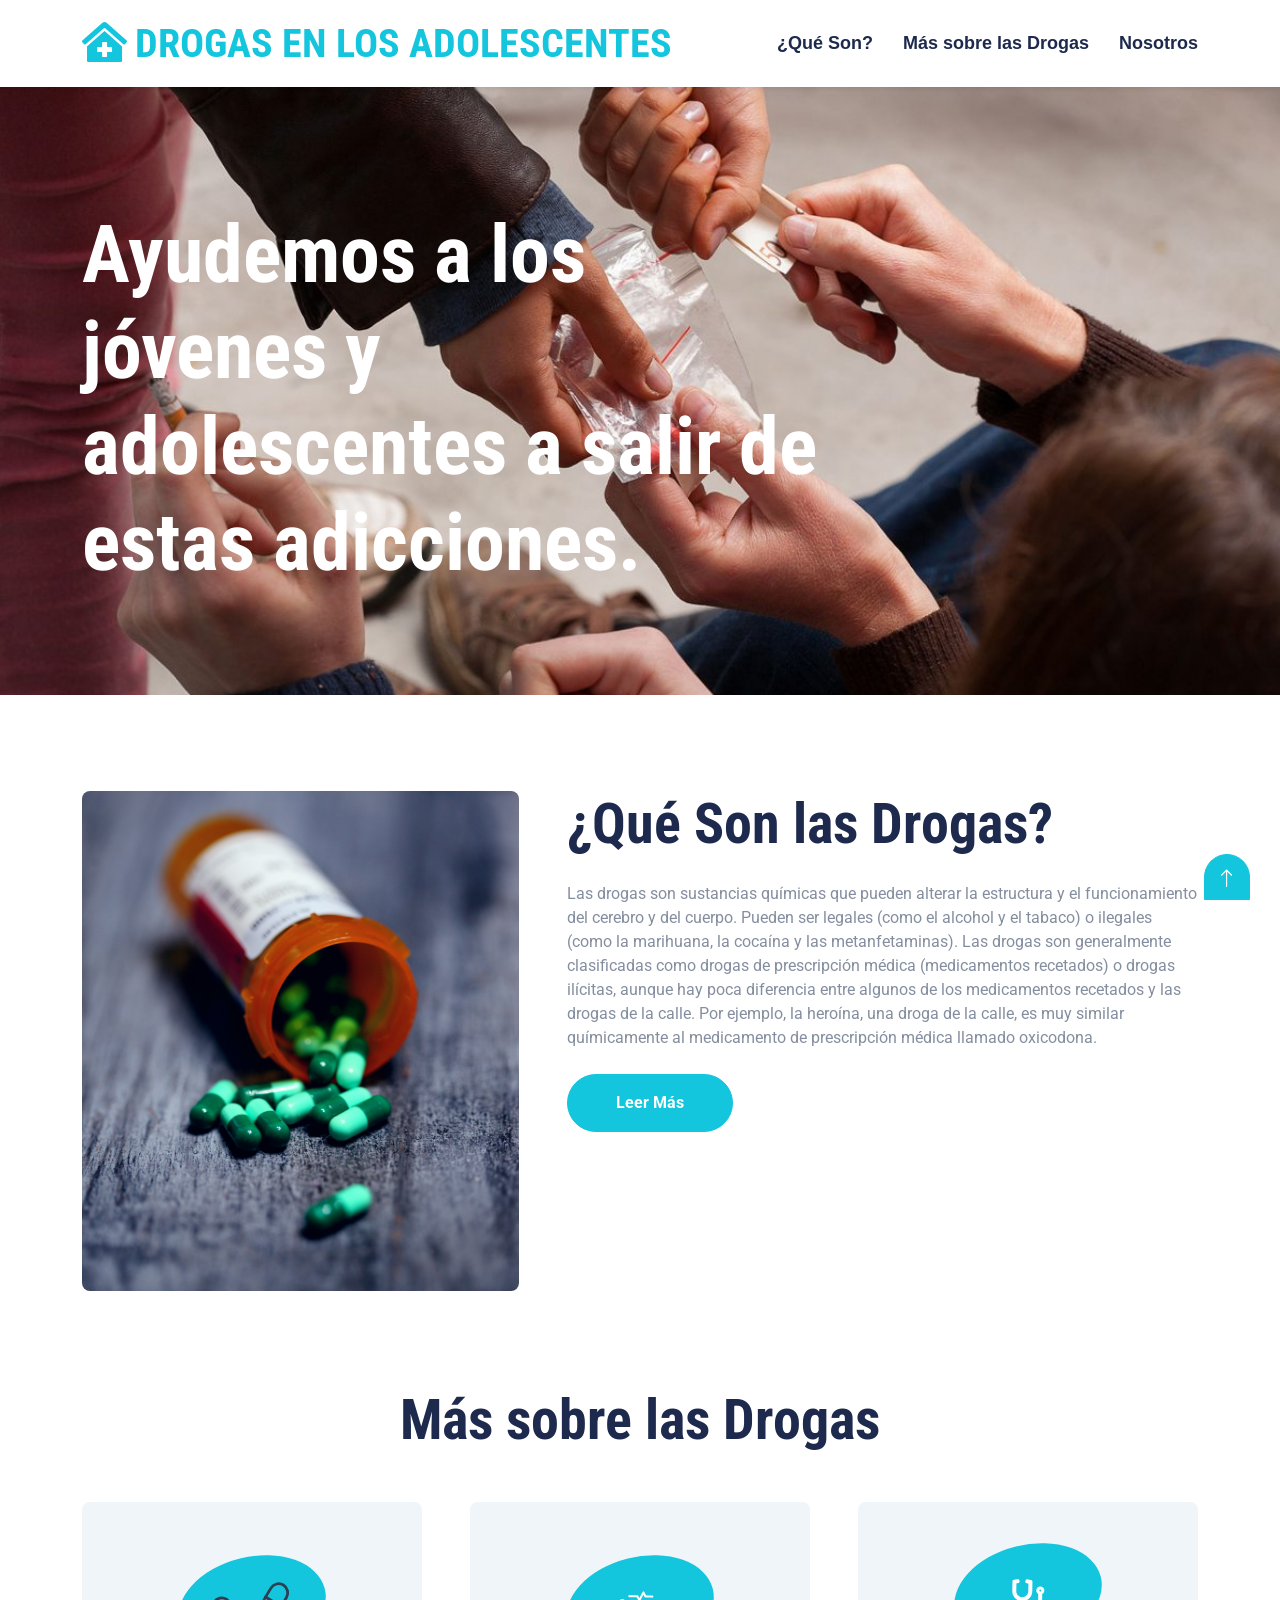
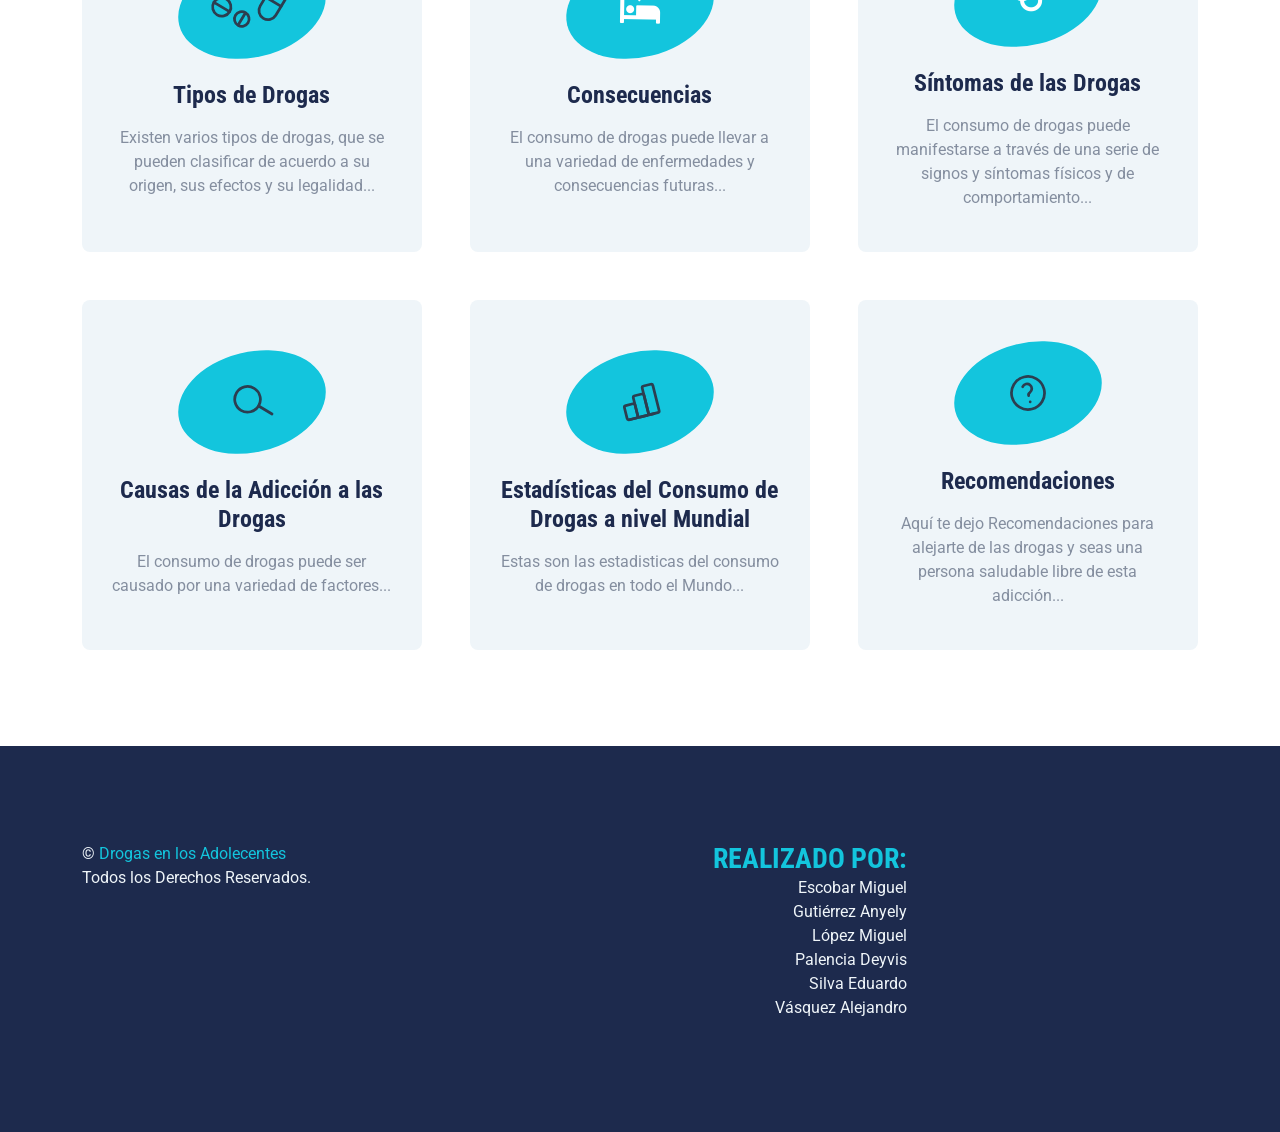
<file: index.html>
<!DOCTYPE html>
<html lang="en">

<head>
    <meta charset="utf-8">
    <title>Drogas-U.E.P-Santiago-de-Jesus</title>
    <meta content="width=device-width, initial-scale=1.0" name="viewport">
    <meta content="Free HTML Templates" name="keywords">
    <meta content="Free HTML Templates" name="description">

    <!-- Favicon -->
    <link href="img/favicon.ico" rel="icon">

    <!-- Google Web Fonts -->
    <link rel="preconnect" href="https://fonts.gstatic.com">
    <link href="https://fonts.googleapis.com/css2?family=Roboto+Condensed:wght@400;700&family=Roboto:wght@400;700&display=swap" rel="stylesheet">  

    <!-- Icon Font Stylesheet -->
    <link href="https://cdnjs.cloudflare.com/ajax/libs/font-awesome/5.15.0/css/all.min.css" rel="stylesheet">
    <link href="https://cdn.jsdelivr.net/npm/bootstrap-icons@1.4.1/font/bootstrap-icons.css" rel="stylesheet">

    <!-- Libraries Stylesheet -->
    <link href="lib/owlcarousel/assets/owl.carousel.min.css" rel="stylesheet">
    <link href="lib/tempusdominus/css/tempusdominus-bootstrap-4.min.css" rel="stylesheet" />

    <!-- Customized Bootstrap Stylesheet -->
    <link href="css/bootstrap.min.css" rel="stylesheet">

    <!-- Template Stylesheet -->
    <link href="css/style.css" rel="stylesheet">
</head>

<body>
    <!-- Topbar Start -->
  


    <!-- Navbar Start -->
    <div class="container-fluid sticky-top bg-white shadow-sm">
        <div class="container">
            <nav class="navbar navbar-expand-lg bg-white navbar-light py-3 py-lg-0">
                <a href="index.html" class="navbar-brand">
                    <h1 class="m-0 text-uppercase text-primary"><i class="fa fa-clinic-medical me-2"></i>Drogas en los Adolescentes</h1>
                </a>
                <button class="navbar-toggler" type="button" data-bs-toggle="collapse" data-bs-target="#navbarCollapse">
                    <span class="navbar-toggler-icon"></span>
                </button>
                <div class="collapse navbar-collapse" id="navbarCollapse">
                    <div class="navbar-nav ms-auto py-0">
                        
                        <a href="Que son drogas.html" class="nav-item nav-link">¿Qué Son?</a>
                        <a href="Más.html" class="nav-item nav-link">Más sobre las Drogas</a>
                        <a href="nosotros.html" class="nav-item nav-link">Nosotros</a>
                            </div>
                        </div>
                    </div>
                </div>
            </nav>
        </div>
    </div>
    <!-- Navbar End -->


    <!-- Hero Start -->
    <div class="container-fluid bg-primary py-5 mb-5 hero-header">
        <div class="container py-5">
            <div class="row justify-content-start">
                <div class="col-lg-8 text-center text-lg-start">
                    <h1 class="d-inline-block text-primary text-uppercase border-bottom border-5" style="border-color: rgba(256, 256, 256, .3) !important;"></h1>
                    <h1 class="display-1 text-white mb-md-4">Ayudemos a los jóvenes y adolescentes a salir de estas adicciones.</h1>
                    <div class="pt-2">
                    </div>
                </div>
            </div>
        </div>
    </div>
    <!-- Hero End -->


    <!-- About Start -->
    <div class="container-fluid py-5">
        <div class="container">
            <div class="row gx-5">
                <div class="col-lg-5 mb-5 mb-lg-0" style="min-height: 500px;">
                    <div class="position-relative h-100">
                        <img class="position-absolute w-100 h-100 rounded" src="img/alexander-grey-FEPfs43yiPE-unsplash.jpg" style="object-fit: cover;">
                    </div>
                </div>
                <div class="col-lg-7">
                    <div class="mb-4">
                        <h1 class="display-4">¿Qué Son las Drogas?</h1>
                    </div>
                    <p>Las drogas son sustancias químicas que pueden alterar la estructura y el funcionamiento del cerebro y del cuerpo. Pueden ser legales (como el alcohol y el tabaco) o ilegales (como la marihuana, la cocaína y las metanfetaminas).

                        Las drogas son generalmente clasificadas como drogas de prescripción médica (medicamentos recetados) o drogas ilícitas, aunque hay poca diferencia entre algunos de los medicamentos recetados y las drogas de la calle. Por ejemplo, la heroína, una droga de la calle, es muy similar químicamente al medicamento de prescripción médica llamado oxicodona.
                        </p>

                        <div class="boton1">
                            <a href="Que son drogas.html" class="btn btn-primary rounded-pill py-3 px-5 my-2">Leer Más</a>
                        </div>
                    </div>
                </div>
            </div>
        </div>
    </div>
    <!-- About End -->
    

<!-- Services Start -->
<div class="container-fluid py-5">
    <div class="container">
        <div class="text-center mx-auto mb-5" style="max-width: 500px;">
            <h1 class="display-4">Más sobre las Drogas</h1>
        </div>
        <div class="row g-5">
            <div class="col-lg-4 col-md-6">
                <div class="service-item bg-light rounded d-flex flex-column align-items-center justify-content-center text-center">
                    <div class="service-icon mb-4">
                        
                        <svg xmlns="http://www.w3.org/2000/svg" class="icon icon-tabler icon-tabler-pills" width="44" height="44" viewBox="0 0 24 24" stroke-width="1.5" stroke="#2c3e50" fill="none" stroke-linecap="round" stroke-linejoin="round">
                            <path stroke="none" d="M0 0h24v24H0z" fill="none"/>
                            <path d="M8 8m-5 0a5 5 0 1 0 10 0a5 5 0 1 0 -10 0" />
                            <path d="M17 17m-4 0a4 4 0 1 0 8 0a4 4 0 1 0 -8 0" />
                            <path d="M4.5 4.5l7 7" />
                            <path d="M19.5 14.5l-5 5" />
                          </svg> 
                          
                          <svg xmlns="http://www.w3.org/2000/svg" class="icon icon-tabler icon-tabler-pill" width="44" height="44" viewBox="0 0 24 24" stroke-width="1.5" stroke="#2c3e50" fill="none" stroke-linecap="round" stroke-linejoin="round">
                            <path stroke="none" d="M0 0h24v24H0z" fill="none"/>
                            <path d="M4.5 12.5l8 -8a4.94 4.94 0 0 1 7 7l-8 8a4.94 4.94 0 0 1 -7 -7" />
                            <path d="M8.5 8.5l7 7" />
                          </svg>
                    </div>
                    <h4 class="mb-3">Tipos de Drogas</h4>
                    <p class="m-0">Existen varios tipos de drogas, que se pueden clasificar de acuerdo a su origen, sus efectos y su legalidad...</p>
                    <a class="btn btn-lg btn-primary rounded-pill" href="Tipos de drogas.html">
                        <i class="bi bi-arrow-right"></i>
                    </a>
                </div>
            </div>
            <div class="col-lg-4 col-md-6">
                <div class="service-item bg-light rounded d-flex flex-column align-items-center justify-content-center text-center">
                    <div class="service-icon mb-4">
                        <i class="fa fa-2x fa-procedures text-white"></i>
                    </div>
                    <h4 class="mb-3">Consecuencias</h4>
                    <p class="m-0">El consumo de drogas puede llevar a una variedad de enfermedades y consecuencias futuras...</p>
                    <a class="btn btn-lg btn-primary rounded-pill" href="Enfermedades.html">
                        <i class="bi bi-arrow-right"></i>
                    </a>
                </div>
            </div>
            <div class="col-lg-4 col-md-6">
                <div class="service-item bg-light rounded d-flex flex-column align-items-center justify-content-center text-center">
                    <div class="service-icon mb-4">
                        <i class="fa fa-2x fa-stethoscope text-white"></i>
                    </div>
                    <h4 class="mb-3">Síntomas de las Drogas</h4>
                    <p class="m-0">El consumo de drogas puede manifestarse a través de una serie de signos y síntomas físicos y de comportamiento...</p>
                    <a class="btn btn-lg btn-primary rounded-pill" href="Sintomas.html">
                        <i class="bi bi-arrow-right"></i>
                    </a>
                </div>
            </div>
            <div class="col-lg-4 col-md-6">
                <div class="service-item bg-light rounded d-flex flex-column align-items-center justify-content-center text-center">
                    <div class="service-icon mb-4">
                        <svg xmlns="http://www.w3.org/2000/svg" class="icon icon-tabler icon-tabler-search" width="44" height="44" viewBox="0 0 24 24" stroke-width="1.5" stroke="#2c3e50" fill="none" stroke-linecap="round" stroke-linejoin="round">
                            <path stroke="none" d="M0 0h24v24H0z" fill="none"/>
                            <path d="M10 10m-7 0a7 7 0 1 0 14 0a7 7 0 1 0 -14 0" />
                            <path d="M21 21l-6 -6" />
                          </svg>
                    </div>
                    <h4 class="mb-3">Causas de la Adicción a las Drogas</h4>
                    <p class="m-0">El consumo de drogas puede ser causado por una variedad de factores...</p>
                    <a class="btn btn-lg btn-primary rounded-pill" href="causas.html">
                        <i class="bi bi-arrow-right"></i>
                    </a>
                </div>
            </div>
            <div class="col-lg-4 col-md-6">
                <div class="service-item bg-light rounded d-flex flex-column align-items-center justify-content-center text-center">
                    <div class="service-icon mb-4">
                        <svg xmlns="http://www.w3.org/2000/svg" class="icon icon-tabler icon-tabler-chart-bar" width="44" height="44" viewBox="0 0 24 24" stroke-width="1.5" stroke="#2c3e50" fill="none" stroke-linecap="round" stroke-linejoin="round">
                            <path stroke="none" d="M0 0h24v24H0z" fill="none"/>
                            <path d="M3 12m0 1a1 1 0 0 1 1 -1h4a1 1 0 0 1 1 1v6a1 1 0 0 1 -1 1h-4a1 1 0 0 1 -1 -1z" />
                            <path d="M9 8m0 1a1 1 0 0 1 1 -1h4a1 1 0 0 1 1 1v10a1 1 0 0 1 -1 1h-4a1 1 0 0 1 -1 -1z" />
                            <path d="M15 4m0 1a1 1 0 0 1 1 -1h4a1 1 0 0 1 1 1v14a1 1 0 0 1 -1 1h-4a1 1 0 0 1 -1 -1z" />
                            <path d="M4 20l14 0" />
                          </svg>
                    </div>
                    <h4 class="mb-3">Estadísticas del Consumo de Drogas a nivel Mundial</h4>
                    <p class="m-0">Estas son las estadisticas del consumo de drogas en todo el Mundo...</p>
                    <a class="btn btn-lg btn-primary rounded-pill" href="estadisticas.html">
                        <i class="bi bi-arrow-right"></i>
                    </a>
                </div>
            </div>
            <div class="col-lg-4 col-md-6">
                <div class="service-item bg-light rounded d-flex flex-column align-items-center justify-content-center text-center">
                    <div class="service-icon mb-4">
                        <svg xmlns="http://www.w3.org/2000/svg" class="icon icon-tabler icon-tabler-help" width="44" height="44" viewBox="0 0 24 24" stroke-width="1.5" stroke="#2c3e50" fill="none" stroke-linecap="round" stroke-linejoin="round">
                            <path stroke="none" d="M0 0h24v24H0z" fill="none"/>
                            <path d="M12 12m-9 0a9 9 0 1 0 18 0a9 9 0 1 0 -18 0" />
                            <path d="M12 17l0 .01" />
                            <path d="M12 13.5a1.5 1.5 0 0 1 1 -1.5a2.6 2.6 0 1 0 -3 -4" />
                          </svg>
                    </div>
                    <h4 class="mb-3">Recomendaciones</h4>
                    <p class="m-0">Aquí te dejo Recomendaciones para alejarte de las drogas y seas una persona saludable libre de esta adicción...</p>
                    <a class="btn btn-lg btn-primary rounded-pill" href="consejos.html">
                        <i class="bi bi-arrow-right"></i>
                    </a>
                </div>
            </div>
        </div>
    </div>
</div>
<!-- Services End -->


  


    <!-- Testimonial Start -->

 


   
    

    <!-- Footer Start -->
    <div class="container-fluid bg-dark text-light mt-5 py-5">
        <div class="container py-5">
            <div class="row g-5">
                <div class="col-lg-3 col-md-6">
                    <form action="">
                    </form>
                    <p class="mb-md-0">&copy; <a class="text-primary" href="#">Drogas en los Adolecentes</a> Todos los Derechos Reservados.</p>
                </div>
                <div class="col-md-6 text-center text-md-end">
                    <h3 class="m-0 text-uppercase text-primary"></i>Realizado por:</h3> <ul class="Realizado">
                        <li>Escobar Miguel</li>
                        <li>Gutiérrez Anyely</li>
                        <li>López Miguel</li>
                        <li>Palencia Deyvis</li>
                        <li>Silva Eduardo</li>
                        <li>Vásquez Alejandro</li>
                    </ul>
                </div>
            </div>
        </div>
    </div>
    <!-- Footer End -->


    <!-- Back to Top -->
    <a href="#" class="btn btn-lg btn-primary btn-lg-square back-to-top"><i class="bi bi-arrow-up"></i></a>


    <!-- JavaScript Libraries -->
    <script src="https://code.jquery.com/jquery-3.4.1.min.js"></script>
    <script src="https://cdn.jsdelivr.net/npm/bootstrap@5.0.0/dist/js/bootstrap.bundle.min.js"></script>
    <script src="lib/easing/easing.min.js"></script>
    <script src="lib/waypoints/waypoints.min.js"></script>
    <script src="lib/owlcarousel/owl.carousel.min.js"></script>
    <script src="lib/tempusdominus/js/moment.min.js"></script>
    <script src="lib/tempusdominus/js/moment-timezone.min.js"></script>
    <script src="lib/tempusdominus/js/tempusdominus-bootstrap-4.min.js"></script>

    <!-- Template Javascript -->
    <script src="js/main.js"></script>
</body>

</html>
</file>
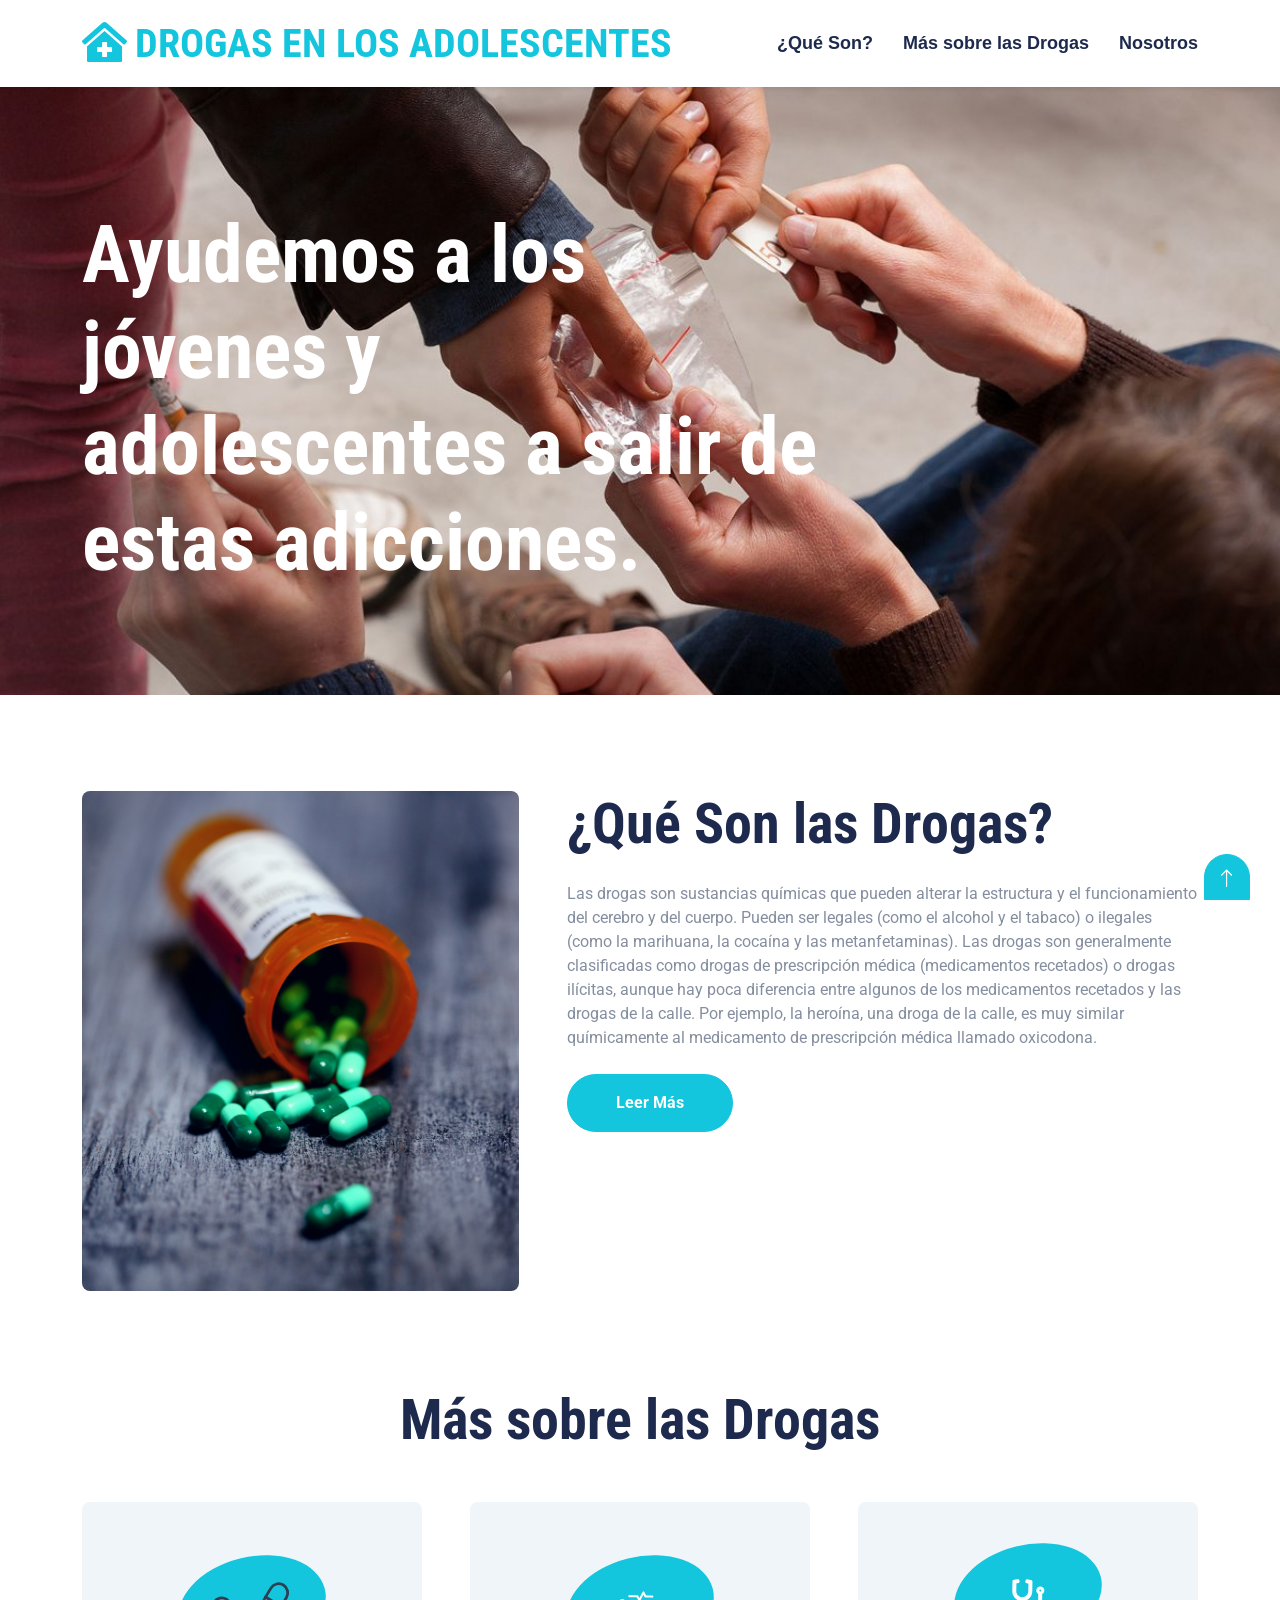
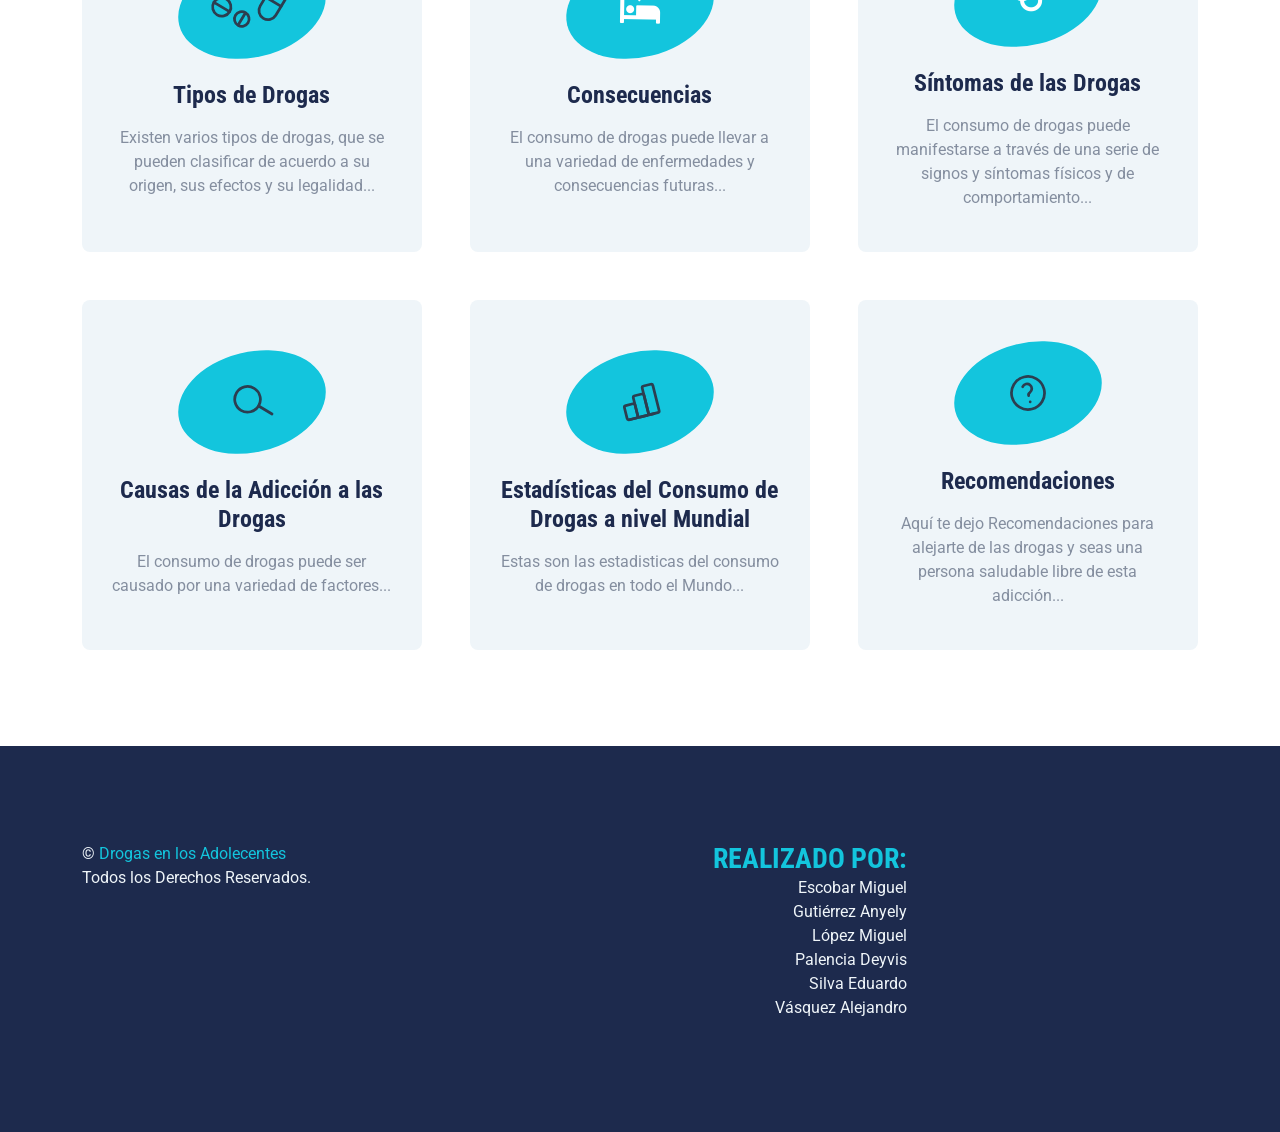
<file: Proyecto-Drogas/index.html>
<!DOCTYPE html>
<html lang="en">

<head>
    <meta charset="utf-8">
    <title>MEDINOVA - Hospital Website Template</title>
    <meta content="width=device-width, initial-scale=1.0" name="viewport">
    <meta content="Free HTML Templates" name="keywords">
    <meta content="Free HTML Templates" name="description">

    <!-- Favicon -->
    <link href="img/favicon.ico" rel="icon">

    <!-- Google Web Fonts -->
    <link rel="preconnect" href="https://fonts.gstatic.com">
    <link href="https://fonts.googleapis.com/css2?family=Roboto+Condensed:wght@400;700&family=Roboto:wght@400;700&display=swap" rel="stylesheet">  

    <!-- Icon Font Stylesheet -->
    <link href="https://cdnjs.cloudflare.com/ajax/libs/font-awesome/5.15.0/css/all.min.css" rel="stylesheet">
    <link href="https://cdn.jsdelivr.net/npm/bootstrap-icons@1.4.1/font/bootstrap-icons.css" rel="stylesheet">

    <!-- Libraries Stylesheet -->
    <link href="lib/owlcarousel/assets/owl.carousel.min.css" rel="stylesheet">
    <link href="lib/tempusdominus/css/tempusdominus-bootstrap-4.min.css" rel="stylesheet" />

    <!-- Customized Bootstrap Stylesheet -->
    <link href="css/bootstrap.min.css" rel="stylesheet">

    <!-- Template Stylesheet -->
    <link href="css/style.css" rel="stylesheet">
</head>

<body>
    <!-- Topbar Start -->
  


    <!-- Navbar Start -->
    <div class="container-fluid sticky-top bg-white shadow-sm">
        <div class="container">
            <nav class="navbar navbar-expand-lg bg-white navbar-light py-3 py-lg-0">
                <a href="index.html" class="navbar-brand">
                    <h1 class="m-0 text-uppercase text-primary"><i class="fa fa-clinic-medical me-2"></i>Drogas en los Adolescentes</h1>
                </a>
                <button class="navbar-toggler" type="button" data-bs-toggle="collapse" data-bs-target="#navbarCollapse">
                    <span class="navbar-toggler-icon"></span>
                </button>
                <div class="collapse navbar-collapse" id="navbarCollapse">
                    <div class="navbar-nav ms-auto py-0">
                        
                        <a href="Que son drogas.html" class="nav-item nav-link">¿Qué Son?</a>
                        <a href="Más.html" class="nav-item nav-link">Más sobre las Drogas</a>
                        <a href="nosotros.html" class="nav-item nav-link">Nosotros</a>
                            </div>
                        </div>
                    </div>
                </div>
            </nav>
        </div>
    </div>
    <!-- Navbar End -->


    <!-- Hero Start -->
    <div class="container-fluid bg-primary py-5 mb-5 hero-header">
        <div class="container py-5">
            <div class="row justify-content-start">
                <div class="col-lg-8 text-center text-lg-start">
                    <h1 class="d-inline-block text-primary text-uppercase border-bottom border-5" style="border-color: rgba(256, 256, 256, .3) !important;"></h1>
                    <h1 class="display-1 text-white mb-md-4">Ayudemos a los jóvenes y adolescentes a salir de estas adicciones.</h1>
                    <div class="pt-2">
                    </div>
                </div>
            </div>
        </div>
    </div>
    <!-- Hero End -->


    <!-- About Start -->
    <div class="container-fluid py-5">
        <div class="container">
            <div class="row gx-5">
                <div class="col-lg-5 mb-5 mb-lg-0" style="min-height: 500px;">
                    <div class="position-relative h-100">
                        <img class="position-absolute w-100 h-100 rounded" src="img/alexander-grey-FEPfs43yiPE-unsplash.jpg" style="object-fit: cover;">
                    </div>
                </div>
                <div class="col-lg-7">
                    <div class="mb-4">
                        <h1 class="display-4">¿Qué Son las Drogas?</h1>
                    </div>
                    <p>Las drogas son sustancias químicas que pueden alterar la estructura y el funcionamiento del cerebro y del cuerpo. Pueden ser legales (como el alcohol y el tabaco) o ilegales (como la marihuana, la cocaína y las metanfetaminas).

                        Las drogas son generalmente clasificadas como drogas de prescripción médica (medicamentos recetados) o drogas ilícitas, aunque hay poca diferencia entre algunos de los medicamentos recetados y las drogas de la calle. Por ejemplo, la heroína, una droga de la calle, es muy similar químicamente al medicamento de prescripción médica llamado oxicodona.
                        </p>

                        <div class="boton1">
                            <a href="Que son drogas.html" class="btn btn-primary rounded-pill py-3 px-5 my-2">Leer Más</a>
                        </div>
                    </div>
                </div>
            </div>
        </div>
    </div>
    <!-- About End -->
    

<!-- Services Start -->
<div class="container-fluid py-5">
    <div class="container">
        <div class="text-center mx-auto mb-5" style="max-width: 500px;">
            <h1 class="display-4">Más sobre las Drogas</h1>
        </div>
        <div class="row g-5">
            <div class="col-lg-4 col-md-6">
                <div class="service-item bg-light rounded d-flex flex-column align-items-center justify-content-center text-center">
                    <div class="service-icon mb-4">
                        
                        <svg xmlns="http://www.w3.org/2000/svg" class="icon icon-tabler icon-tabler-pills" width="44" height="44" viewBox="0 0 24 24" stroke-width="1.5" stroke="#2c3e50" fill="none" stroke-linecap="round" stroke-linejoin="round">
                            <path stroke="none" d="M0 0h24v24H0z" fill="none"/>
                            <path d="M8 8m-5 0a5 5 0 1 0 10 0a5 5 0 1 0 -10 0" />
                            <path d="M17 17m-4 0a4 4 0 1 0 8 0a4 4 0 1 0 -8 0" />
                            <path d="M4.5 4.5l7 7" />
                            <path d="M19.5 14.5l-5 5" />
                          </svg> 
                          
                          <svg xmlns="http://www.w3.org/2000/svg" class="icon icon-tabler icon-tabler-pill" width="44" height="44" viewBox="0 0 24 24" stroke-width="1.5" stroke="#2c3e50" fill="none" stroke-linecap="round" stroke-linejoin="round">
                            <path stroke="none" d="M0 0h24v24H0z" fill="none"/>
                            <path d="M4.5 12.5l8 -8a4.94 4.94 0 0 1 7 7l-8 8a4.94 4.94 0 0 1 -7 -7" />
                            <path d="M8.5 8.5l7 7" />
                          </svg>
                    </div>
                    <h4 class="mb-3">Tipos de Drogas</h4>
                    <p class="m-0">Existen varios tipos de drogas, que se pueden clasificar de acuerdo a su origen, sus efectos y su legalidad...</p>
                    <a class="btn btn-lg btn-primary rounded-pill" href="Tipos de drogas.html">
                        <i class="bi bi-arrow-right"></i>
                    </a>
                </div>
            </div>
            <div class="col-lg-4 col-md-6">
                <div class="service-item bg-light rounded d-flex flex-column align-items-center justify-content-center text-center">
                    <div class="service-icon mb-4">
                        <i class="fa fa-2x fa-procedures text-white"></i>
                    </div>
                    <h4 class="mb-3">Consecuencias</h4>
                    <p class="m-0">El consumo de drogas puede llevar a una variedad de enfermedades y consecuencias futuras...</p>
                    <a class="btn btn-lg btn-primary rounded-pill" href="Enfermedades.html">
                        <i class="bi bi-arrow-right"></i>
                    </a>
                </div>
            </div>
            <div class="col-lg-4 col-md-6">
                <div class="service-item bg-light rounded d-flex flex-column align-items-center justify-content-center text-center">
                    <div class="service-icon mb-4">
                        <i class="fa fa-2x fa-stethoscope text-white"></i>
                    </div>
                    <h4 class="mb-3">Síntomas de las Drogas</h4>
                    <p class="m-0">El consumo de drogas puede manifestarse a través de una serie de signos y síntomas físicos y de comportamiento...</p>
                    <a class="btn btn-lg btn-primary rounded-pill" href="Sintomas.html">
                        <i class="bi bi-arrow-right"></i>
                    </a>
                </div>
            </div>
            <div class="col-lg-4 col-md-6">
                <div class="service-item bg-light rounded d-flex flex-column align-items-center justify-content-center text-center">
                    <div class="service-icon mb-4">
                        <svg xmlns="http://www.w3.org/2000/svg" class="icon icon-tabler icon-tabler-search" width="44" height="44" viewBox="0 0 24 24" stroke-width="1.5" stroke="#2c3e50" fill="none" stroke-linecap="round" stroke-linejoin="round">
                            <path stroke="none" d="M0 0h24v24H0z" fill="none"/>
                            <path d="M10 10m-7 0a7 7 0 1 0 14 0a7 7 0 1 0 -14 0" />
                            <path d="M21 21l-6 -6" />
                          </svg>
                    </div>
                    <h4 class="mb-3">Causas de la Adicción a las Drogas</h4>
                    <p class="m-0">El consumo de drogas puede ser causado por una variedad de factores...</p>
                    <a class="btn btn-lg btn-primary rounded-pill" href="causas.html">
                        <i class="bi bi-arrow-right"></i>
                    </a>
                </div>
            </div>
            <div class="col-lg-4 col-md-6">
                <div class="service-item bg-light rounded d-flex flex-column align-items-center justify-content-center text-center">
                    <div class="service-icon mb-4">
                        <svg xmlns="http://www.w3.org/2000/svg" class="icon icon-tabler icon-tabler-chart-bar" width="44" height="44" viewBox="0 0 24 24" stroke-width="1.5" stroke="#2c3e50" fill="none" stroke-linecap="round" stroke-linejoin="round">
                            <path stroke="none" d="M0 0h24v24H0z" fill="none"/>
                            <path d="M3 12m0 1a1 1 0 0 1 1 -1h4a1 1 0 0 1 1 1v6a1 1 0 0 1 -1 1h-4a1 1 0 0 1 -1 -1z" />
                            <path d="M9 8m0 1a1 1 0 0 1 1 -1h4a1 1 0 0 1 1 1v10a1 1 0 0 1 -1 1h-4a1 1 0 0 1 -1 -1z" />
                            <path d="M15 4m0 1a1 1 0 0 1 1 -1h4a1 1 0 0 1 1 1v14a1 1 0 0 1 -1 1h-4a1 1 0 0 1 -1 -1z" />
                            <path d="M4 20l14 0" />
                          </svg>
                    </div>
                    <h4 class="mb-3">Estadísticas del Consumo de Drogas a nivel Mundial</h4>
                    <p class="m-0">Estas son las estadisticas del consumo de drogas en todo el Mundo...</p>
                    <a class="btn btn-lg btn-primary rounded-pill" href="estadisticas.html">
                        <i class="bi bi-arrow-right"></i>
                    </a>
                </div>
            </div>
            <div class="col-lg-4 col-md-6">
                <div class="service-item bg-light rounded d-flex flex-column align-items-center justify-content-center text-center">
                    <div class="service-icon mb-4">
                        <svg xmlns="http://www.w3.org/2000/svg" class="icon icon-tabler icon-tabler-help" width="44" height="44" viewBox="0 0 24 24" stroke-width="1.5" stroke="#2c3e50" fill="none" stroke-linecap="round" stroke-linejoin="round">
                            <path stroke="none" d="M0 0h24v24H0z" fill="none"/>
                            <path d="M12 12m-9 0a9 9 0 1 0 18 0a9 9 0 1 0 -18 0" />
                            <path d="M12 17l0 .01" />
                            <path d="M12 13.5a1.5 1.5 0 0 1 1 -1.5a2.6 2.6 0 1 0 -3 -4" />
                          </svg>
                    </div>
                    <h4 class="mb-3">Recomendaciones</h4>
                    <p class="m-0">Aquí te dejo Recomendaciones para alejarte de las drogas y seas una persona saludable libre de esta adicción...</p>
                    <a class="btn btn-lg btn-primary rounded-pill" href="consejos.html">
                        <i class="bi bi-arrow-right"></i>
                    </a>
                </div>
            </div>
        </div>
    </div>
</div>
<!-- Services End -->


  


    <!-- Testimonial Start -->

 


   
    

    <!-- Footer Start -->
    <div class="container-fluid bg-dark text-light mt-5 py-5">
        <div class="container py-5">
            <div class="row g-5">
                <div class="col-lg-3 col-md-6">
                    <form action="">
                    </form>
                    <p class="mb-md-0">&copy; <a class="text-primary" href="#">Drogas en los Adolecentes</a> Todos los Derechos Reservados.</p>
                </div>
                <div class="col-md-6 text-center text-md-end">
                    <h3 class="m-0 text-uppercase text-primary"></i>Realizado por:</h3> <ul class="Realizado">
                        <li>Escobar Miguel</li>
                        <li>Gutiérrez Anyely</li>
                        <li>López Miguel</li>
                        <li>Palencia Deyvis</li>
                        <li>Silva Eduardo</li>
                        <li>Vásquez Alejandro</li>
                    </ul>
                </div>
            </div>
        </div>
    </div>
    <!-- Footer End -->


    <!-- Back to Top -->
    <a href="#" class="btn btn-lg btn-primary btn-lg-square back-to-top"><i class="bi bi-arrow-up"></i></a>


    <!-- JavaScript Libraries -->
    <script src="https://code.jquery.com/jquery-3.4.1.min.js"></script>
    <script src="https://cdn.jsdelivr.net/npm/bootstrap@5.0.0/dist/js/bootstrap.bundle.min.js"></script>
    <script src="lib/easing/easing.min.js"></script>
    <script src="lib/waypoints/waypoints.min.js"></script>
    <script src="lib/owlcarousel/owl.carousel.min.js"></script>
    <script src="lib/tempusdominus/js/moment.min.js"></script>
    <script src="lib/tempusdominus/js/moment-timezone.min.js"></script>
    <script src="lib/tempusdominus/js/tempusdominus-bootstrap-4.min.js"></script>

    <!-- Template Javascript -->
    <script src="js/main.js"></script>
</body>

</html>
</file>
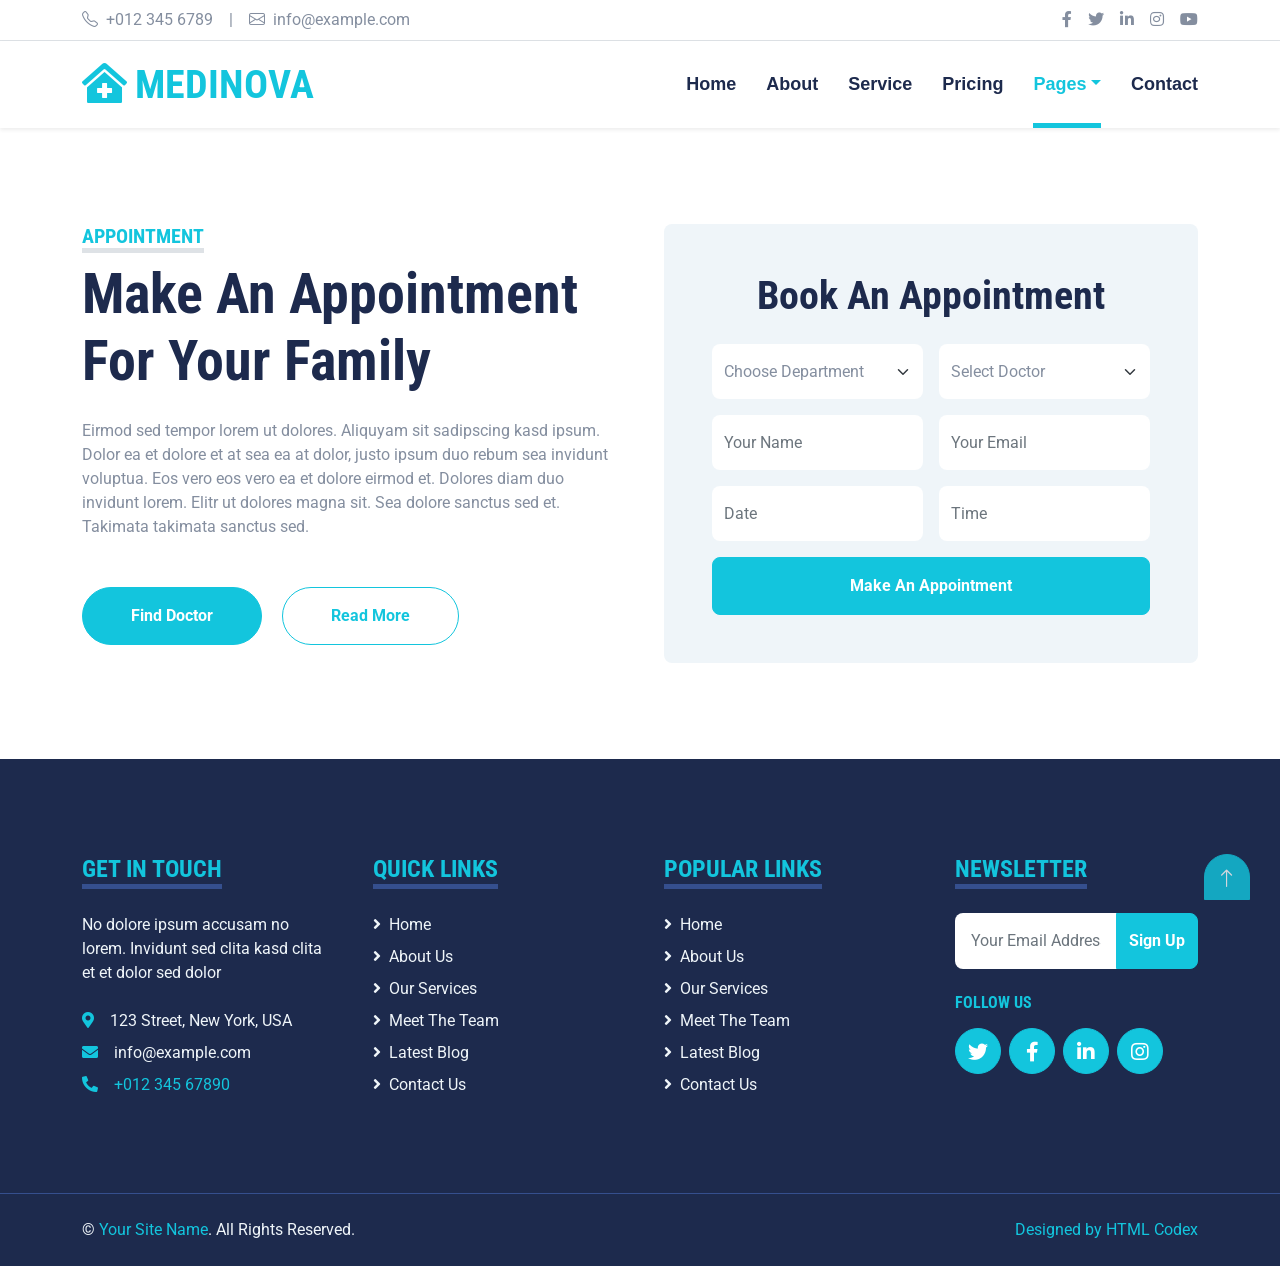
<file: appointment.html>
<!DOCTYPE html>
<html lang="en">

<head>
    <meta charset="utf-8">
    <title>MEDINOVA - Hospital Website Template</title>
    <meta content="width=device-width, initial-scale=1.0" name="viewport">
    <meta content="Free HTML Templates" name="keywords">
    <meta content="Free HTML Templates" name="description">

    <!-- Favicon -->
    <link href="img/favicon.ico" rel="icon">

    <!-- Google Web Fonts -->
    <link rel="preconnect" href="https://fonts.gstatic.com">
    <link href="https://fonts.googleapis.com/css2?family=Roboto+Condensed:wght@400;700&family=Roboto:wght@400;700&display=swap" rel="stylesheet">  

    <!-- Icon Font Stylesheet -->
    <link href="https://cdnjs.cloudflare.com/ajax/libs/font-awesome/5.15.0/css/all.min.css" rel="stylesheet">
    <link href="https://cdn.jsdelivr.net/npm/bootstrap-icons@1.4.1/font/bootstrap-icons.css" rel="stylesheet">

    <!-- Libraries Stylesheet -->
    <link href="lib/owlcarousel/assets/owl.carousel.min.css" rel="stylesheet">
    <link href="lib/tempusdominus/css/tempusdominus-bootstrap-4.min.css" rel="stylesheet" />

    <!-- Customized Bootstrap Stylesheet -->
    <link href="css/bootstrap.min.css" rel="stylesheet">

    <!-- Template Stylesheet -->
    <link href="css/style.css" rel="stylesheet">
</head>

<body>
    <!-- Topbar Start -->
    <div class="container-fluid py-2 border-bottom d-none d-lg-block">
        <div class="container">
            <div class="row">
                <div class="col-md-6 text-center text-lg-start mb-2 mb-lg-0">
                    <div class="d-inline-flex align-items-center">
                        <a class="text-decoration-none text-body pe-3" href=""><i class="bi bi-telephone me-2"></i>+012 345 6789</a>
                        <span class="text-body">|</span>
                        <a class="text-decoration-none text-body px-3" href=""><i class="bi bi-envelope me-2"></i>info@example.com</a>
                    </div>
                </div>
                <div class="col-md-6 text-center text-lg-end">
                    <div class="d-inline-flex align-items-center">
                        <a class="text-body px-2" href="">
                            <i class="fab fa-facebook-f"></i>
                        </a>
                        <a class="text-body px-2" href="">
                            <i class="fab fa-twitter"></i>
                        </a>
                        <a class="text-body px-2" href="">
                            <i class="fab fa-linkedin-in"></i>
                        </a>
                        <a class="text-body px-2" href="">
                            <i class="fab fa-instagram"></i>
                        </a>
                        <a class="text-body ps-2" href="">
                            <i class="fab fa-youtube"></i>
                        </a>
                    </div>
                </div>
            </div>
        </div>
    </div>
    <!-- Topbar End -->


    <!-- Navbar Start -->
    <div class="container-fluid sticky-top bg-white shadow-sm mb-5">
        <div class="container">
            <nav class="navbar navbar-expand-lg bg-white navbar-light py-3 py-lg-0">
                <a href="index.html" class="navbar-brand">
                    <h1 class="m-0 text-uppercase text-primary"><i class="fa fa-clinic-medical me-2"></i>Medinova</h1>
                </a>
                <button class="navbar-toggler" type="button" data-bs-toggle="collapse" data-bs-target="#navbarCollapse">
                    <span class="navbar-toggler-icon"></span>
                </button>
                <div class="collapse navbar-collapse" id="navbarCollapse">
                    <div class="navbar-nav ms-auto py-0">
                        <a href="index.html" class="nav-item nav-link">Home</a>
                        <a href="about.html" class="nav-item nav-link">About</a>
                        <a href="service.html" class="nav-item nav-link">Service</a>
                        <a href="price.html" class="nav-item nav-link">Pricing</a>
                        <div class="nav-item dropdown">
                            <a href="#" class="nav-link dropdown-toggle active" data-bs-toggle="dropdown">Pages</a>
                            <div class="dropdown-menu m-0">
                                <a href="blog.html" class="dropdown-item">Blog Grid</a>
                                <a href="detail.html" class="dropdown-item">Blog Detail</a>
                                <a href="team.html" class="dropdown-item">The Team</a>
                                <a href="testimonial.html" class="dropdown-item">Testimonial</a>
                                <a href="appointment.html" class="dropdown-item active">Appointment</a>
                                <a href="search.html" class="dropdown-item">Search</a>
                            </div>
                        </div>
                        <a href="contact.html" class="nav-item nav-link">Contact</a>
                    </div>
                </div>
            </nav>
        </div>
    </div>
    <!-- Navbar End -->


    <!-- Appointment Start -->
    <div class="container-fluid py-5">
        <div class="container">
            <div class="row gx-5">
                <div class="col-lg-6 mb-5 mb-lg-0">
                    <div class="mb-4">
                        <h5 class="d-inline-block text-primary text-uppercase border-bottom border-5">Appointment</h5>
                        <h1 class="display-4">Make An Appointment For Your Family</h1>
                    </div>
                    <p class="mb-5">Eirmod sed tempor lorem ut dolores. Aliquyam sit sadipscing kasd ipsum. Dolor ea et dolore et at sea ea at dolor, justo ipsum duo rebum sea invidunt voluptua. Eos vero eos vero ea et dolore eirmod et. Dolores diam duo invidunt lorem. Elitr ut dolores magna sit. Sea dolore sanctus sed et. Takimata takimata sanctus sed.</p>
                    <a class="btn btn-primary rounded-pill py-3 px-5 me-3" href="">Find Doctor</a>
                    <a class="btn btn-outline-primary rounded-pill py-3 px-5" href="">Read More</a>
                </div>
                <div class="col-lg-6">
                    <div class="bg-light text-center rounded p-5">
                        <h1 class="mb-4">Book An Appointment</h1>
                        <form>
                            <div class="row g-3">
                                <div class="col-12 col-sm-6">
                                    <select class="form-select bg-white border-0" style="height: 55px;">
                                        <option selected>Choose Department</option>
                                        <option value="1">Department 1</option>
                                        <option value="2">Department 2</option>
                                        <option value="3">Department 3</option>
                                    </select>
                                </div>
                                <div class="col-12 col-sm-6">
                                    <select class="form-select bg-white border-0" style="height: 55px;">
                                        <option selected>Select Doctor</option>
                                        <option value="1">Doctor 1</option>
                                        <option value="2">Doctor 2</option>
                                        <option value="3">Doctor 3</option>
                                    </select>
                                </div>
                                <div class="col-12 col-sm-6">
                                    <input type="text" class="form-control bg-white border-0" placeholder="Your Name" style="height: 55px;">
                                </div>
                                <div class="col-12 col-sm-6">
                                    <input type="email" class="form-control bg-white border-0" placeholder="Your Email" style="height: 55px;">
                                </div>
                                <div class="col-12 col-sm-6">
                                    <div class="date" id="date" data-target-input="nearest">
                                        <input type="text"
                                            class="form-control bg-white border-0 datetimepicker-input"
                                            placeholder="Date" data-target="#date" data-toggle="datetimepicker" style="height: 55px;">
                                    </div>
                                </div>
                                <div class="col-12 col-sm-6">
                                    <div class="time" id="time" data-target-input="nearest">
                                        <input type="text"
                                            class="form-control bg-white border-0 datetimepicker-input"
                                            placeholder="Time" data-target="#time" data-toggle="datetimepicker" style="height: 55px;">
                                    </div>
                                </div>
                                <div class="col-12">
                                    <button class="btn btn-primary w-100 py-3" type="submit">Make An Appointment</button>
                                </div>
                            </div>
                        </form>
                    </div>
                </div>
            </div>
        </div>
    </div>
    <!-- Appointment End -->


    <!-- Footer Start -->
    <div class="container-fluid bg-dark text-light mt-5 py-5">
        <div class="container py-5">
            <div class="row g-5">
                <div class="col-lg-3 col-md-6">
                    <h4 class="d-inline-block text-primary text-uppercase border-bottom border-5 border-secondary mb-4">Get In Touch</h4>
                    <p class="mb-4">No dolore ipsum accusam no lorem. Invidunt sed clita kasd clita et et dolor sed dolor</p>
                    <p class="mb-2"><i class="fa fa-map-marker-alt text-primary me-3"></i>123 Street, New York, USA</p>
                    <p class="mb-2"><i class="fa fa-envelope text-primary me-3"></i>info@example.com</p>
                    <p class="mb-0"><i class="fa fa-phone-alt text-primary me-3"></i>+012 345 67890</p>
                </div>
                <div class="col-lg-3 col-md-6">
                    <h4 class="d-inline-block text-primary text-uppercase border-bottom border-5 border-secondary mb-4">Quick Links</h4>
                    <div class="d-flex flex-column justify-content-start">
                        <a class="text-light mb-2" href="#"><i class="fa fa-angle-right me-2"></i>Home</a>
                        <a class="text-light mb-2" href="#"><i class="fa fa-angle-right me-2"></i>About Us</a>
                        <a class="text-light mb-2" href="#"><i class="fa fa-angle-right me-2"></i>Our Services</a>
                        <a class="text-light mb-2" href="#"><i class="fa fa-angle-right me-2"></i>Meet The Team</a>
                        <a class="text-light mb-2" href="#"><i class="fa fa-angle-right me-2"></i>Latest Blog</a>
                        <a class="text-light" href="#"><i class="fa fa-angle-right me-2"></i>Contact Us</a>
                    </div>
                </div>
                <div class="col-lg-3 col-md-6">
                    <h4 class="d-inline-block text-primary text-uppercase border-bottom border-5 border-secondary mb-4">Popular Links</h4>
                    <div class="d-flex flex-column justify-content-start">
                        <a class="text-light mb-2" href="#"><i class="fa fa-angle-right me-2"></i>Home</a>
                        <a class="text-light mb-2" href="#"><i class="fa fa-angle-right me-2"></i>About Us</a>
                        <a class="text-light mb-2" href="#"><i class="fa fa-angle-right me-2"></i>Our Services</a>
                        <a class="text-light mb-2" href="#"><i class="fa fa-angle-right me-2"></i>Meet The Team</a>
                        <a class="text-light mb-2" href="#"><i class="fa fa-angle-right me-2"></i>Latest Blog</a>
                        <a class="text-light" href="#"><i class="fa fa-angle-right me-2"></i>Contact Us</a>
                    </div>
                </div>
                <div class="col-lg-3 col-md-6">
                    <h4 class="d-inline-block text-primary text-uppercase border-bottom border-5 border-secondary mb-4">Newsletter</h4>
                    <form action="">
                        <div class="input-group">
                            <input type="text" class="form-control p-3 border-0" placeholder="Your Email Address">
                            <button class="btn btn-primary">Sign Up</button>
                        </div>
                    </form>
                    <h6 class="text-primary text-uppercase mt-4 mb-3">Follow Us</h6>
                    <div class="d-flex">
                        <a class="btn btn-lg btn-primary btn-lg-square rounded-circle me-2" href="#"><i class="fab fa-twitter"></i></a>
                        <a class="btn btn-lg btn-primary btn-lg-square rounded-circle me-2" href="#"><i class="fab fa-facebook-f"></i></a>
                        <a class="btn btn-lg btn-primary btn-lg-square rounded-circle me-2" href="#"><i class="fab fa-linkedin-in"></i></a>
                        <a class="btn btn-lg btn-primary btn-lg-square rounded-circle" href="#"><i class="fab fa-instagram"></i></a>
                    </div>
                </div>
            </div>
        </div>
    </div>
    <div class="container-fluid bg-dark text-light border-top border-secondary py-4">
        <div class="container">
            <div class="row g-5">
                <div class="col-md-6 text-center text-md-start">
                    <p class="mb-md-0">&copy; <a class="text-primary" href="#">Your Site Name</a>. All Rights Reserved.</p>
                </div>
                <div class="col-md-6 text-center text-md-end">
                    <p class="mb-0">Designed by <a class="text-primary" href="https://htmlcodex.com">HTML Codex</a></p>
                </div>
            </div>
        </div>
    </div>
    <!-- Footer End -->


    <!-- Back to Top -->
    <a href="#" class="btn btn-lg btn-primary btn-lg-square back-to-top"><i class="bi bi-arrow-up"></i></a>


    <!-- JavaScript Libraries -->
    <script src="https://code.jquery.com/jquery-3.4.1.min.js"></script>
    <script src="https://cdn.jsdelivr.net/npm/bootstrap@5.0.0/dist/js/bootstrap.bundle.min.js"></script>
    <script src="lib/easing/easing.min.js"></script>
    <script src="lib/waypoints/waypoints.min.js"></script>
    <script src="lib/owlcarousel/owl.carousel.min.js"></script>
    <script src="lib/tempusdominus/js/moment.min.js"></script>
    <script src="lib/tempusdominus/js/moment-timezone.min.js"></script>
    <script src="lib/tempusdominus/js/tempusdominus-bootstrap-4.min.js"></script>

    <!-- Template Javascript -->
    <script src="js/main.js"></script>
</body>

</html>
</file>
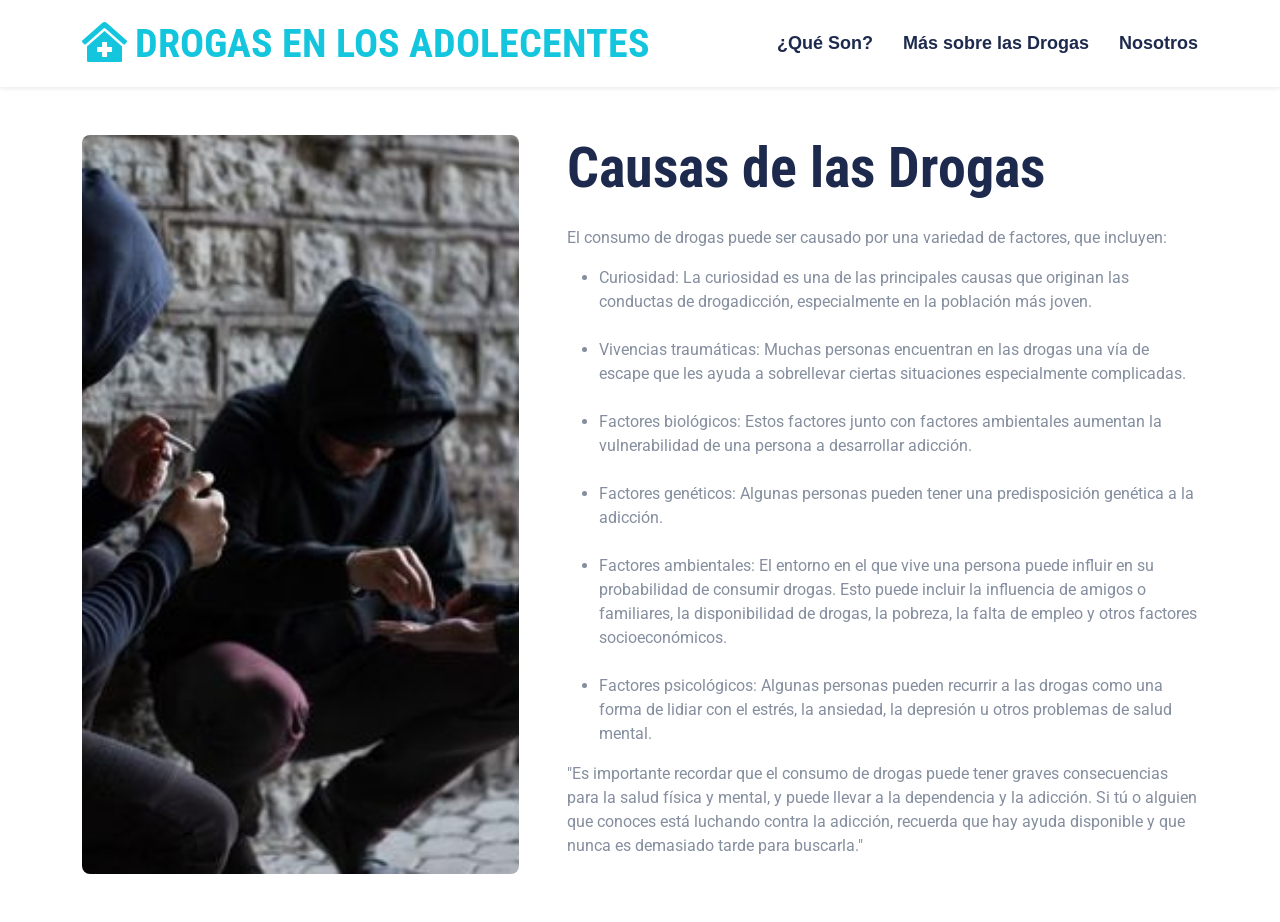
<file: causas.html>
<!DOCTYPE html>
<html lang="en">

<head>
    <meta charset="utf-8">
    <title>Drogas-U.E.P-Santiago-de-Jesus</title>
    <meta content="width=device-width, initial-scale=1.0" name="viewport">
    <meta content="Free HTML Templates" name="keywords">
    <meta content="Free HTML Templates" name="description">

    <!-- Favicon -->
    <link href="img/favicon.ico" rel="icon">

    <!-- Google Web Fonts -->
    <link rel="preconnect" href="https://fonts.gstatic.com">
    <link href="https://fonts.googleapis.com/css2?family=Roboto+Condensed:wght@400;700&family=Roboto:wght@400;700&display=swap" rel="stylesheet">  

    <!-- Icon Font Stylesheet -->
    <link href="https://cdnjs.cloudflare.com/ajax/libs/font-awesome/5.15.0/css/all.min.css" rel="stylesheet">
    <link href="https://cdn.jsdelivr.net/npm/bootstrap-icons@1.4.1/font/bootstrap-icons.css" rel="stylesheet">

    <!-- Libraries Stylesheet -->
    <link href="lib/owlcarousel/assets/owl.carousel.min.css" rel="stylesheet">
    <link href="lib/tempusdominus/css/tempusdominus-bootstrap-4.min.css" rel="stylesheet" />

    <!-- Customized Bootstrap Stylesheet -->
    <link href="css/bootstrap.min.css" rel="stylesheet">

    <!-- Template Stylesheet -->
    <link href="css/style.css" rel="stylesheet">
</head>

<body>
    <!-- Topbar Start -->
 


    <!-- Navbar Start -->
    <div class="container-fluid sticky-top bg-white shadow-sm">
        <div class="container">
            <nav class="navbar navbar-expand-lg bg-white navbar-light py-3 py-lg-0">
                <a href="index.html" class="navbar-brand">
                    <h1 class="m-0 text-uppercase text-primary"><i class="fa fa-clinic-medical me-2"></i>Drogas en los Adolecentes</h1>
                </a>
                <button class="navbar-toggler" type="button" data-bs-toggle="collapse" data-bs-target="#navbarCollapse">
                    <span class="navbar-toggler-icon"></span>
                </button>
                <div class="collapse navbar-collapse" id="navbarCollapse">
                    <div class="navbar-nav ms-auto py-0">
                        
                        <a href="Que son drogas.html" class="nav-item nav-link">¿Qué Son?</a>
                        <a href="Más.html" class="nav-item nav-link">Más sobre las Drogas</a>
                        <a href="nosotros.html" class="nav-item nav-link">Nosotros</a>
                            </div>
                        </div>
                    </div>
                </div>
            </nav>
        </div>
    </div>
    <!-- Navbar End -->

    <!-- About Start -->
    <div class="container-fluid py-5">
        <div class="container">
            <div class="row gx-5">
                <div class="col-lg-5 mb-5 mb-lg-0" style="min-height: 500px;">
                    <div class="position-relative h-100">
                        <img class="position-absolute w-100 h-100 rounded" src="img/cd04ffb717f76e965614528ecfae678e.jpg" style="object-fit: cover;">
                    </div>
                </div>
                <div class="col-lg-7">
                    <div class="mb-4">
                        <h1 class="display-4">Causas de las Drogas</h1>
                    </div>
 
                    <p>El consumo de drogas puede ser causado por una variedad de factores, que incluyen:</p>


                    <ul>
                        <li>
                            Curiosidad: La curiosidad es una de las principales causas que originan las conductas de drogadicción, especialmente en la población más joven.
                        </li>

                        <br>

                        <li>
                            Vivencias traumáticas: Muchas personas encuentran en las drogas una vía de escape que les ayuda a sobrellevar ciertas situaciones especialmente complicadas.
                        </li>

                        <br>

                        <li>
                            Factores biológicos: Estos factores junto con factores ambientales aumentan la vulnerabilidad de una persona a desarrollar adicción.
                        </li>

                        <br>

                        <li>
                            Factores genéticos: Algunas personas pueden tener una predisposición genética a la adicción.
                        </li>

                        <br>

                        <li>
                            Factores ambientales: El entorno en el que vive una persona puede influir en su probabilidad de consumir drogas. Esto puede incluir la influencia de amigos o familiares, la disponibilidad de drogas, la pobreza, la falta de empleo y otros factores socioeconómicos.
                        </li>

                        <br>

                        <li>
                            Factores psicológicos: Algunas personas pueden recurrir a las drogas como una forma de lidiar con el estrés, la ansiedad, la depresión u otros problemas de salud mental.
                        </li>

                    </ul>

                    <p>"Es importante recordar que el consumo de drogas puede tener graves consecuencias para la salud física y mental, y puede llevar a la dependencia y la adicción. Si tú o alguien que conoces está luchando contra la adicción, recuerda que hay ayuda disponible y que nunca es demasiado tarde para buscarla."</p>
    <!-- About End -->


  




    <!-- Back to Top -->
    <a href="#" class="btn btn-lg btn-primary btn-lg-square back-to-top"><i class="bi bi-arrow-up"></i></a>


    <!-- JavaScript Libraries -->
    <script src="https://code.jquery.com/jquery-3.4.1.min.js"></script>
    <script src="https://cdn.jsdelivr.net/npm/bootstrap@5.0.0/dist/js/bootstrap.bundle.min.js"></script>
    <script src="lib/easing/easing.min.js"></script>
    <script src="lib/waypoints/waypoints.min.js"></script>
    <script src="lib/owlcarousel/owl.carousel.min.js"></script>
    <script src="lib/tempusdominus/js/moment.min.js"></script>
    <script src="lib/tempusdominus/js/moment-timezone.min.js"></script>
    <script src="lib/tempusdominus/js/tempusdominus-bootstrap-4.min.js"></script>

    <!-- Template Javascript -->
    <script src="js/main.js"></script>
</body>

</html>
</file>
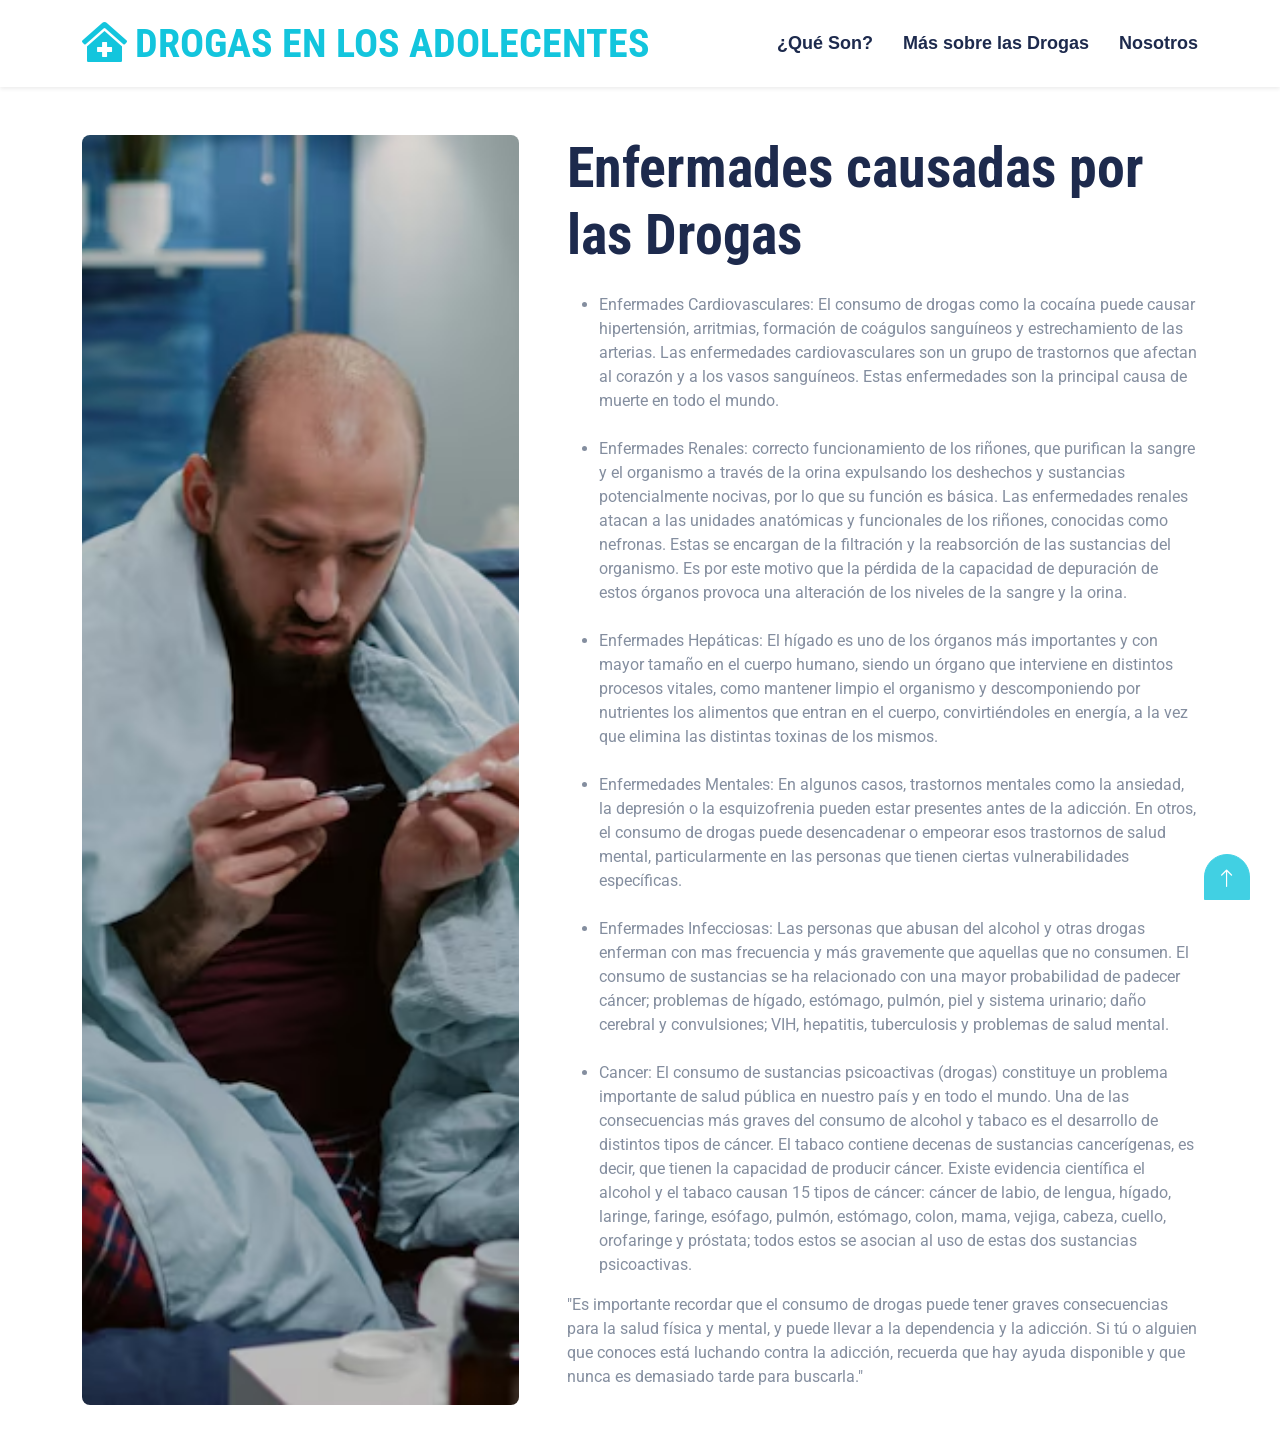
<file: Enfermedades.html>
<!DOCTYPE html>
<html lang="en">

<head>
    <meta charset="utf-8">
    <title>Drogas-U.E.P-Santiago-de-Jesus</title>
    <meta content="width=device-width, initial-scale=1.0" name="viewport">
    <meta content="Free HTML Templates" name="keywords">
    <meta content="Free HTML Templates" name="description">

    <!-- Favicon -->
    <link href="img/favicon.ico" rel="icon">

    <!-- Google Web Fonts -->
    <link rel="preconnect" href="https://fonts.gstatic.com">
    <link href="https://fonts.googleapis.com/css2?family=Roboto+Condensed:wght@400;700&family=Roboto:wght@400;700&display=swap" rel="stylesheet">  

    <!-- Icon Font Stylesheet -->
    <link href="https://cdnjs.cloudflare.com/ajax/libs/font-awesome/5.15.0/css/all.min.css" rel="stylesheet">
    <link href="https://cdn.jsdelivr.net/npm/bootstrap-icons@1.4.1/font/bootstrap-icons.css" rel="stylesheet">

    <!-- Libraries Stylesheet -->
    <link href="lib/owlcarousel/assets/owl.carousel.min.css" rel="stylesheet">
    <link href="lib/tempusdominus/css/tempusdominus-bootstrap-4.min.css" rel="stylesheet" />

    <!-- Customized Bootstrap Stylesheet -->
    <link href="css/bootstrap.min.css" rel="stylesheet">

    <!-- Template Stylesheet -->
    <link href="css/style.css" rel="stylesheet">
</head>

<body>
    <!-- Topbar Start -->
 


    <!-- Navbar Start -->
    <div class="container-fluid sticky-top bg-white shadow-sm">
        <div class="container">
            <nav class="navbar navbar-expand-lg bg-white navbar-light py-3 py-lg-0">
                <a href="index.html" class="navbar-brand">
                    <h1 class="m-0 text-uppercase text-primary"><i class="fa fa-clinic-medical me-2"></i>Drogas en los Adolecentes</h1>
                </a>
                <button class="navbar-toggler" type="button" data-bs-toggle="collapse" data-bs-target="#navbarCollapse">
                    <span class="navbar-toggler-icon"></span>
                </button>
                <div class="collapse navbar-collapse" id="navbarCollapse">
                    <div class="navbar-nav ms-auto py-0">
                        
                        <a href="Que son drogas.html" class="nav-item nav-link">¿Qué Son?</a>
                        <a href="Más.html" class="nav-item nav-link">Más sobre las Drogas</a>
                        <a href="nosotros.html" class="nav-item nav-link">Nosotros</a>
                            </div>
                        </div>
                    </div>
                </div>
            </nav>
        </div>
    </div>
    <!-- Navbar End -->


    <!-- About Start -->
    <div class="container-fluid py-5">
        <div class="container">
            <div class="row gx-5">
                <div class="col-lg-5 mb-5 mb-lg-0" style="min-height: 500px;">
                    <div class="position-relative h-100">
                        <img class="position-absolute w-100 h-100 rounded" src="img/persona-enferma-mirando-tabletas-capsulas-curar-sintomas-enfermedad-virus-hombre-gripe-resfriado-medicamentos-pastillas-tratamiento-medico-adulto-enfermo-drogas_482257-29028.avif" style="object-fit: cover;">
                    </div>
                </div>
                <div class="col-lg-7">
                    <div class="mb-4">
                        <h1 class="display-4">Enfermades causadas por las Drogas</h1>
                    </div>
                    
                    <ul>            
                      <li>
                         Enfermades Cardiovasculares: El consumo de drogas como la cocaína puede causar hipertensión, arritmias, formación de coágulos sanguíneos y estrechamiento de las arterias. Las enfermedades cardiovasculares son un grupo de trastornos que afectan al corazón y a los vasos sanguíneos. Estas enfermedades son la principal causa de muerte en todo el mundo.
                    </li> 

                    <br>

                    <li>
                        Enfermades Renales: correcto funcionamiento de los riñones, que purifican la sangre y el organismo a través de la orina expulsando los deshechos y sustancias potencialmente nocivas, por lo que su función es básica.

                        Las enfermedades renales atacan a las unidades anatómicas y funcionales de los riñones, conocidas como nefronas. Estas se encargan de la filtración y la reabsorción de las sustancias del organismo. Es por este motivo que la pérdida de la capacidad de depuración de estos órganos provoca una alteración de los niveles de la sangre y la orina.
                    </li>

                    <br>

                    <li>
                        Enfermades Hepáticas: El hígado es uno de los órganos más importantes y con mayor tamaño en el cuerpo humano, siendo un órgano que interviene en distintos procesos vitales, como mantener limpio el organismo y descomponiendo por nutrientes los alimentos que entran en el cuerpo, convirtiéndoles en energía, a la vez que elimina las distintas toxinas de los mismos.
                    </li>

                    <br>

                    <li>
                        Enfermedades Mentales: En algunos casos, trastornos mentales como la ansiedad, la depresión o la esquizofrenia pueden estar presentes antes de la adicción. En otros, el consumo de drogas puede desencadenar o empeorar esos trastornos de salud mental, particularmente en las personas que tienen ciertas vulnerabilidades específicas.
                    </li>

                    <br>

                    <li>
                        Enfermades Infecciosas: Las personas que abusan del alcohol y otras drogas enferman con mas frecuencia y más gravemente que aquellas que no consumen. El consumo de sustancias se ha relacionado con una mayor probabilidad de padecer cáncer; problemas de hígado, estómago, pulmón, piel y sistema urinario; daño cerebral y convulsiones; VIH, hepatitis, tuberculosis y problemas de salud mental.
                    </li>

                    <br>

                    <li>
                        Cancer: El consumo de sustancias psicoactivas (drogas) constituye un problema importante de salud pública en nuestro país y en todo el mundo.

                        Una de las consecuencias más graves del consumo de alcohol y tabaco es el desarrollo de distintos tipos de cáncer.
                        
                        El tabaco contiene decenas de sustancias cancerígenas, es decir, que tienen la capacidad de producir cáncer.
                        
                        Existe evidencia científica el alcohol y el tabaco causan 15 tipos de cáncer: cáncer de labio, de lengua, hígado, laringe, faringe, esófago, pulmón, estómago, colon, mama, vejiga, cabeza, cuello, orofaringe y próstata; todos estos se asocian al uso de estas dos sustancias psicoactivas.
                    </li>
                    </ul>

                    <p>"Es importante recordar que el consumo de drogas puede tener graves consecuencias para la salud física y mental, y puede llevar a la dependencia y la adicción. Si tú o alguien que conoces está luchando contra la adicción, recuerda que hay ayuda disponible y que nunca es demasiado tarde para buscarla."</p>

                        <!-- Back to Top -->
    <a href="#" class="btn btn-lg btn-primary btn-lg-square back-to-top"><i class="bi bi-arrow-up"></i></a>


    <!-- JavaScript Libraries -->
    <script src="https://code.jquery.com/jquery-3.4.1.min.js"></script>
    <script src="https://cdn.jsdelivr.net/npm/bootstrap@5.0.0/dist/js/bootstrap.bundle.min.js"></script>
    <script src="lib/easing/easing.min.js"></script>
    <script src="lib/waypoints/waypoints.min.js"></script>
    <script src="lib/owlcarousel/owl.carousel.min.js"></script>
    <script src="lib/tempusdominus/js/moment.min.js"></script>
    <script src="lib/tempusdominus/js/moment-timezone.min.js"></script>
    <script src="lib/tempusdominus/js/tempusdominus-bootstrap-4.min.js"></script>

    <!-- Template Javascript -->
    <script src="js/main.js"></script>
</file>
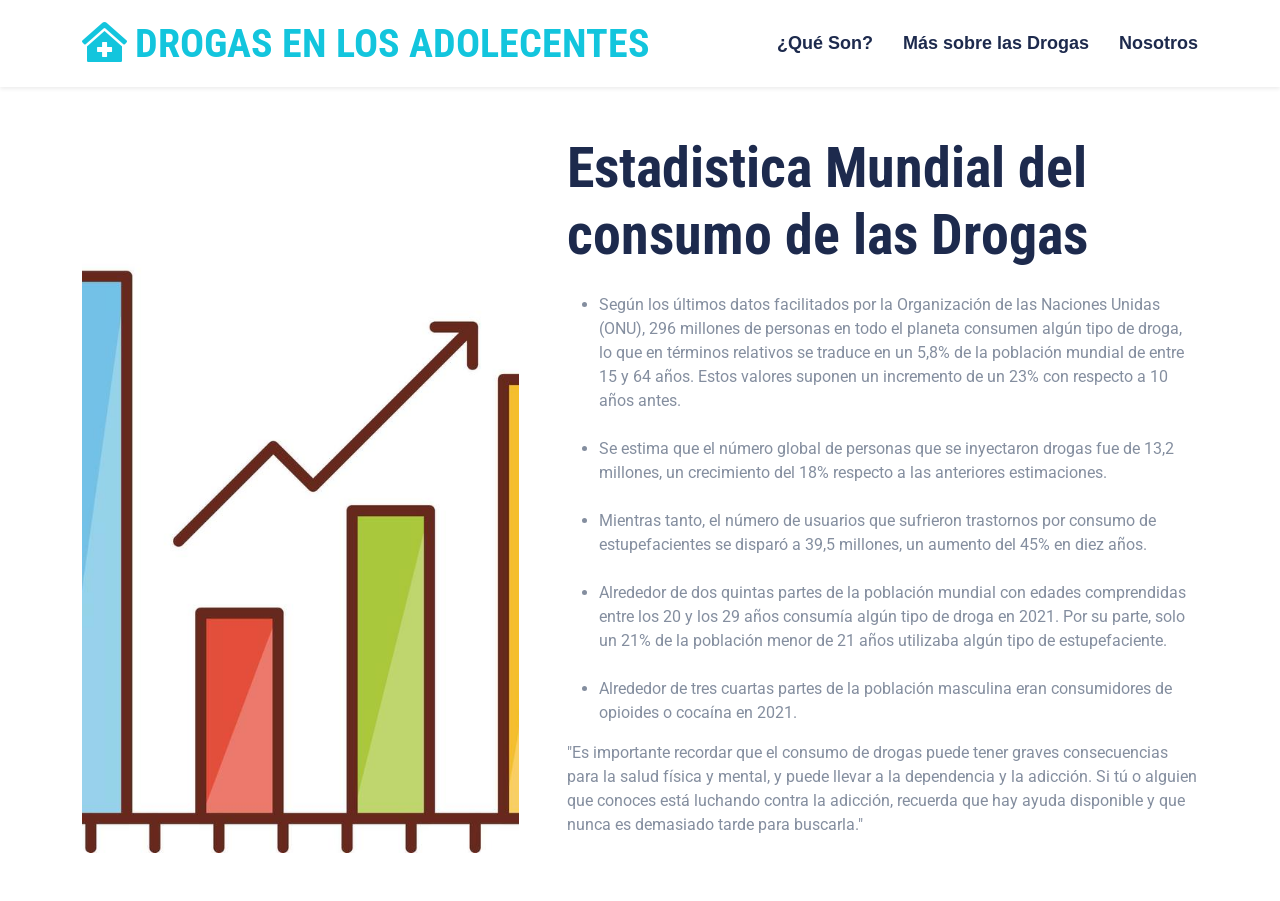
<file: estadisticas.html>
<!DOCTYPE html>
<html lang="en">

<head>
    <meta charset="utf-8">
    <title>Drogas-U.E.P-Santiago-de-Jesus</title>
    <meta content="width=device-width, initial-scale=1.0" name="viewport">
    <meta content="Free HTML Templates" name="keywords">
    <meta content="Free HTML Templates" name="description">

    <!-- Favicon -->
    <link href="img/favicon.ico" rel="icon">

    <!-- Google Web Fonts -->
    <link rel="preconnect" href="https://fonts.gstatic.com">
    <link href="https://fonts.googleapis.com/css2?family=Roboto+Condensed:wght@400;700&family=Roboto:wght@400;700&display=swap" rel="stylesheet">  

    <!-- Icon Font Stylesheet -->
    <link href="https://cdnjs.cloudflare.com/ajax/libs/font-awesome/5.15.0/css/all.min.css" rel="stylesheet">
    <link href="https://cdn.jsdelivr.net/npm/bootstrap-icons@1.4.1/font/bootstrap-icons.css" rel="stylesheet">

    <!-- Libraries Stylesheet -->
    <link href="lib/owlcarousel/assets/owl.carousel.min.css" rel="stylesheet">
    <link href="lib/tempusdominus/css/tempusdominus-bootstrap-4.min.css" rel="stylesheet" />

    <!-- Customized Bootstrap Stylesheet -->
    <link href="css/bootstrap.min.css" rel="stylesheet">

    <!-- Template Stylesheet -->
    <link href="css/style.css" rel="stylesheet">
</head>

<body>
    <!-- Topbar Start -->
 


    <!-- Navbar Start -->
    <div class="container-fluid sticky-top bg-white shadow-sm">
        <div class="container">
            <nav class="navbar navbar-expand-lg bg-white navbar-light py-3 py-lg-0">
                <a href="index.html" class="navbar-brand">
                    <h1 class="m-0 text-uppercase text-primary"><i class="fa fa-clinic-medical me-2"></i>Drogas en los Adolecentes</h1>
                </a>
                <button class="navbar-toggler" type="button" data-bs-toggle="collapse" data-bs-target="#navbarCollapse">
                    <span class="navbar-toggler-icon"></span>
                </button>
                <div class="collapse navbar-collapse" id="navbarCollapse">
                    <div class="navbar-nav ms-auto py-0">
                        
                        <a href="Que son drogas.html" class="nav-item nav-link">¿Qué Son?</a>
                        <a href="Más.html" class="nav-item nav-link">Más sobre las Drogas</a>
                        <a href="nosotros.html" class="nav-item nav-link">Nosotros</a>
                            </div>
                        </div>
                    </div>
                </div>
            </nav>
        </div>
    </div>
    <!-- Navbar End -->


    <!-- About Start -->
    <div class="container-fluid py-5">
        <div class="container">
            <div class="row gx-5">
                <div class="col-lg-5 mb-5 mb-lg-0" style="min-height: 500px;">
                    <div class="position-relative h-100">
                        <img class="position-absolute w-100 h-100 rounded" src="img/statistics-illustration-on-a-transparent-background-premium-quality-symbols-line-flat-color-icon-for-concept-and-graphic-design-vector.jpg" style="object-fit: cover;">
                    </div>
                </div>
                <div class="col-lg-7">
                    <div class="mb-4">
                        <h1 class="display-4">Estadistica Mundial del consumo de las Drogas</h1>
                    </div>
                    
                    <ul>
                        <li>
                            Según los últimos datos facilitados por la Organización de las Naciones Unidas (ONU), 296 millones de personas en todo el planeta consumen algún tipo de droga, lo que en términos relativos se traduce en un 5,8% de la población mundial de entre 15 y 64 años. Estos valores suponen un incremento de un 23% con respecto a 10 años antes.
                        </li>

                        <br>

                        <li>
                            Se estima que el número global de personas que se inyectaron drogas fue de 13,2 millones, un crecimiento del 18% respecto a las anteriores estimaciones.
                        </li>

                        <br>

                        <li>
                            Mientras tanto, el número de usuarios que sufrieron trastornos por consumo de estupefacientes se disparó a 39,5 millones, un aumento del 45% en diez años.
                        </li>

                        <br>

                        <li>
                            Alrededor de dos quintas partes de la población mundial con edades comprendidas entre los 20 y los 29 años consumía algún tipo de droga en 2021. Por su parte, solo un 21% de la población menor de 21 años utilizaba algún tipo de estupefaciente.
                        </li>

                        <br>

                        <li>
                            Alrededor de tres cuartas partes de la población masculina eran consumidores de opioides o cocaína en 2021.
                        </li>

                    </ul>

                    <p>
                        "Es importante recordar que el consumo de drogas puede tener graves consecuencias para la salud física y mental, y puede llevar a la dependencia y la adicción. Si tú o alguien que conoces está luchando contra la adicción, recuerda que hay ayuda disponible y que nunca es demasiado tarde para buscarla."
                    </p>
  




    <!-- Back to Top -->
    <a href="#" class="btn btn-lg btn-primary btn-lg-square back-to-top"><i class="bi bi-arrow-up"></i></a>


    <!-- JavaScript Libraries -->
    <script src="https://code.jquery.com/jquery-3.4.1.min.js"></script>
    <script src="https://cdn.jsdelivr.net/npm/bootstrap@5.0.0/dist/js/bootstrap.bundle.min.js"></script>
    <script src="lib/easing/easing.min.js"></script>
    <script src="lib/waypoints/waypoints.min.js"></script>
    <script src="lib/owlcarousel/owl.carousel.min.js"></script>
    <script src="lib/tempusdominus/js/moment.min.js"></script>
    <script src="lib/tempusdominus/js/moment-timezone.min.js"></script>
    <script src="lib/tempusdominus/js/tempusdominus-bootstrap-4.min.js"></script>

    <!-- Template Javascript -->
    <script src="js/main.js"></script>
</body>

</html>
</file>
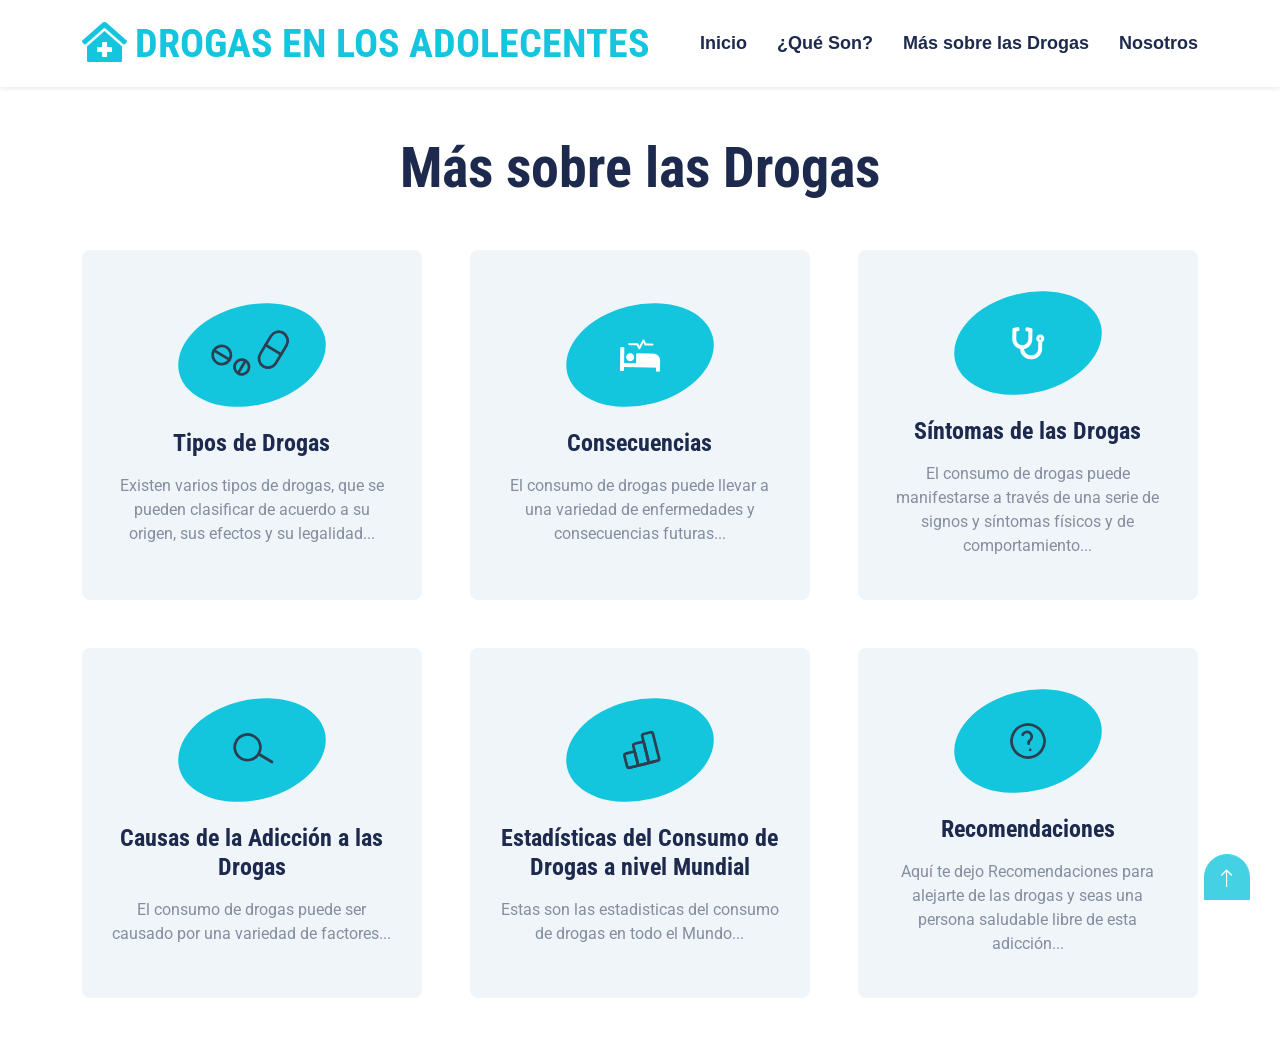
<file: Más.html>
<!DOCTYPE html>
<html lang="en">

<head>
    <meta charset="utf-8">
    <title>Drogas-U.E.P-Santiago-de-Jesus</title>
    <meta content="width=device-width, initial-scale=1.0" name="viewport">
    <meta content="Free HTML Templates" name="keywords">
    <meta content="Free HTML Templates" name="description">

    <!-- Favicon -->
    <link href="img/favicon.ico" rel="icon">

    <!-- Google Web Fonts -->
    <link rel="preconnect" href="https://fonts.gstatic.com">
    <link href="https://fonts.googleapis.com/css2?family=Roboto+Condensed:wght@400;700&family=Roboto:wght@400;700&display=swap" rel="stylesheet">  

    <!-- Icon Font Stylesheet -->
    <link href="https://cdnjs.cloudflare.com/ajax/libs/font-awesome/5.15.0/css/all.min.css" rel="stylesheet">
    <link href="https://cdn.jsdelivr.net/npm/bootstrap-icons@1.4.1/font/bootstrap-icons.css" rel="stylesheet">

    <!-- Libraries Stylesheet -->
    <link href="lib/owlcarousel/assets/owl.carousel.min.css" rel="stylesheet">
    <link href="lib/tempusdominus/css/tempusdominus-bootstrap-4.min.css" rel="stylesheet" />

    <!-- Customized Bootstrap Stylesheet -->
    <link href="css/bootstrap.min.css" rel="stylesheet">

    <!-- Template Stylesheet -->
    <link href="css/style.css" rel="stylesheet">
</head>

<body>


    <!-- Navbar Start -->
    <div class="container-fluid sticky-top bg-white shadow-sm">
        <div class="container">
            <nav class="navbar navbar-expand-lg bg-white navbar-light py-3 py-lg-0">
                <a href="index.html" class="navbar-brand">
                    <h1 class="m-0 text-uppercase text-primary"><i class="fa fa-clinic-medical me-2"></i>Drogas en los Adolecentes</h1>
                </a>
                <button class="navbar-toggler" type="button" data-bs-toggle="collapse" data-bs-target="#navbarCollapse">
                    <span class="navbar-toggler-icon"></span>
                </button>
                <div class="collapse navbar-collapse" id="navbarCollapse">
                    <div class="navbar-nav ms-auto py-0">
                        <a href="index.html" class="nav-item nav-link">Inicio</a>
                        <a href="Que son drogas.html" class="nav-item nav-link">¿Qué Son?</a>
                        <a href="Más.html" class="nav-item nav-link">Más sobre las Drogas</a>
                        <a href="nosotros.html" class="nav-item nav-link">Nosotros</a>
                            </div>
                        </div>
                    </div>
                </div>
            </nav>
        </div>
    </div>
    <!-- Navbar End -->
    

<!-- Services Start -->
<div class="container-fluid py-5">
    <div class="container">
        <div class="text-center mx-auto mb-5" style="max-width: 500px;">
            <h1 class="display-4">Más sobre las Drogas</h1>
        </div>
        <div class="row g-5">
            <div class="col-lg-4 col-md-6">
                <div class="service-item bg-light rounded d-flex flex-column align-items-center justify-content-center text-center">
                    <div class="service-icon mb-4">
                        
                        <svg xmlns="http://www.w3.org/2000/svg" class="icon icon-tabler icon-tabler-pills" width="44" height="44" viewBox="0 0 24 24" stroke-width="1.5" stroke="#2c3e50" fill="none" stroke-linecap="round" stroke-linejoin="round">
                            <path stroke="none" d="M0 0h24v24H0z" fill="none"/>
                            <path d="M8 8m-5 0a5 5 0 1 0 10 0a5 5 0 1 0 -10 0" />
                            <path d="M17 17m-4 0a4 4 0 1 0 8 0a4 4 0 1 0 -8 0" />
                            <path d="M4.5 4.5l7 7" />
                            <path d="M19.5 14.5l-5 5" />
                          </svg> 
                          
                          <svg xmlns="http://www.w3.org/2000/svg" class="icon icon-tabler icon-tabler-pill" width="44" height="44" viewBox="0 0 24 24" stroke-width="1.5" stroke="#2c3e50" fill="none" stroke-linecap="round" stroke-linejoin="round">
                            <path stroke="none" d="M0 0h24v24H0z" fill="none"/>
                            <path d="M4.5 12.5l8 -8a4.94 4.94 0 0 1 7 7l-8 8a4.94 4.94 0 0 1 -7 -7" />
                            <path d="M8.5 8.5l7 7" />
                          </svg>
                    </div>
                    <h4 class="mb-3">Tipos de Drogas</h4>
                    <p class="m-0">Existen varios tipos de drogas, que se pueden clasificar de acuerdo a su origen, sus efectos y su legalidad...</p>
                    <a class="btn btn-lg btn-primary rounded-pill" href="Tipos de drogas.html">
                        <i class="bi bi-arrow-right"></i>
                    </a>
                </div>
            </div>
            <div class="col-lg-4 col-md-6">
                <div class="service-item bg-light rounded d-flex flex-column align-items-center justify-content-center text-center">
                    <div class="service-icon mb-4">
                        <i class="fa fa-2x fa-procedures text-white"></i>
                    </div>
                    <h4 class="mb-3">Consecuencias</h4>
                    <p class="m-0">El consumo de drogas puede llevar a una variedad de enfermedades y consecuencias futuras...</p>
                    <a class="btn btn-lg btn-primary rounded-pill" href="Enfermedades.html">
                        <i class="bi bi-arrow-right"></i>
                    </a>
                </div>
            </div>
            <div class="col-lg-4 col-md-6">
                <div class="service-item bg-light rounded d-flex flex-column align-items-center justify-content-center text-center">
                    <div class="service-icon mb-4">
                        <i class="fa fa-2x fa-stethoscope text-white"></i>
                    </div>
                    <h4 class="mb-3">Síntomas de las Drogas</h4>
                    <p class="m-0">El consumo de drogas puede manifestarse a través de una serie de signos y síntomas físicos y de comportamiento...</p>
                    <a class="btn btn-lg btn-primary rounded-pill" href="Sintomas.html">
                        <i class="bi bi-arrow-right"></i>
                    </a>
                </div>
            </div>
            <div class="col-lg-4 col-md-6">
                <div class="service-item bg-light rounded d-flex flex-column align-items-center justify-content-center text-center">
                    <div class="service-icon mb-4">
                        <svg xmlns="http://www.w3.org/2000/svg" class="icon icon-tabler icon-tabler-search" width="44" height="44" viewBox="0 0 24 24" stroke-width="1.5" stroke="#2c3e50" fill="none" stroke-linecap="round" stroke-linejoin="round">
                            <path stroke="none" d="M0 0h24v24H0z" fill="none"/>
                            <path d="M10 10m-7 0a7 7 0 1 0 14 0a7 7 0 1 0 -14 0" />
                            <path d="M21 21l-6 -6" />
                          </svg>
                    </div>
                    <h4 class="mb-3">Causas de la Adicción a las Drogas</h4>
                    <p class="m-0">El consumo de drogas puede ser causado por una variedad de factores...</p>
                    <a class="btn btn-lg btn-primary rounded-pill" href="causas.html">
                        <i class="bi bi-arrow-right"></i>
                    </a>
                </div>
            </div>
            <div class="col-lg-4 col-md-6">
                <div class="service-item bg-light rounded d-flex flex-column align-items-center justify-content-center text-center">
                    <div class="service-icon mb-4">
                        <svg xmlns="http://www.w3.org/2000/svg" class="icon icon-tabler icon-tabler-chart-bar" width="44" height="44" viewBox="0 0 24 24" stroke-width="1.5" stroke="#2c3e50" fill="none" stroke-linecap="round" stroke-linejoin="round">
                            <path stroke="none" d="M0 0h24v24H0z" fill="none"/>
                            <path d="M3 12m0 1a1 1 0 0 1 1 -1h4a1 1 0 0 1 1 1v6a1 1 0 0 1 -1 1h-4a1 1 0 0 1 -1 -1z" />
                            <path d="M9 8m0 1a1 1 0 0 1 1 -1h4a1 1 0 0 1 1 1v10a1 1 0 0 1 -1 1h-4a1 1 0 0 1 -1 -1z" />
                            <path d="M15 4m0 1a1 1 0 0 1 1 -1h4a1 1 0 0 1 1 1v14a1 1 0 0 1 -1 1h-4a1 1 0 0 1 -1 -1z" />
                            <path d="M4 20l14 0" />
                          </svg>
                    </div>
                    <h4 class="mb-3">Estadísticas del Consumo de Drogas a nivel Mundial</h4>
                    <p class="m-0">Estas son las estadisticas del consumo de drogas en todo el Mundo...</p>
                    <a class="btn btn-lg btn-primary rounded-pill" href="estadisticas.html">
                        <i class="bi bi-arrow-right"></i>
                    </a>
                </div>
            </div>
            <div class="col-lg-4 col-md-6">
                <div class="service-item bg-light rounded d-flex flex-column align-items-center justify-content-center text-center">
                    <div class="service-icon mb-4">
                        <svg xmlns="http://www.w3.org/2000/svg" class="icon icon-tabler icon-tabler-help" width="44" height="44" viewBox="0 0 24 24" stroke-width="1.5" stroke="#2c3e50" fill="none" stroke-linecap="round" stroke-linejoin="round">
                            <path stroke="none" d="M0 0h24v24H0z" fill="none"/>
                            <path d="M12 12m-9 0a9 9 0 1 0 18 0a9 9 0 1 0 -18 0" />
                            <path d="M12 17l0 .01" />
                            <path d="M12 13.5a1.5 1.5 0 0 1 1 -1.5a2.6 2.6 0 1 0 -3 -4" />
                          </svg>
                    </div>
                    <h4 class="mb-3">Recomendaciones</h4>
                    <p class="m-0">Aquí te dejo Recomendaciones para alejarte de las drogas y seas una persona saludable libre de esta adicción...</p>
                    <a class="btn btn-lg btn-primary rounded-pill" href="consejos.html">
                        <i class="bi bi-arrow-right"></i>
                    </a>
                </div>
            </div>
        </div>
    </div>
</div>
<!-- Services End -->


  


    <!-- Back to Top -->
    <a href="#" class="btn btn-lg btn-primary btn-lg-square back-to-top"><i class="bi bi-arrow-up"></i></a>


    <!-- JavaScript Libraries -->
    <script src="https://code.jquery.com/jquery-3.4.1.min.js"></script>
    <script src="https://cdn.jsdelivr.net/npm/bootstrap@5.0.0/dist/js/bootstrap.bundle.min.js"></script>
    <script src="lib/easing/easing.min.js"></script>
    <script src="lib/waypoints/waypoints.min.js"></script>
    <script src="lib/owlcarousel/owl.carousel.min.js"></script>
    <script src="lib/tempusdominus/js/moment.min.js"></script>
    <script src="lib/tempusdominus/js/moment-timezone.min.js"></script>
    <script src="lib/tempusdominus/js/tempusdominus-bootstrap-4.min.js"></script>

    <!-- Template Javascript -->
    <script src="js/main.js"></script>
</body>

</html>
</file>
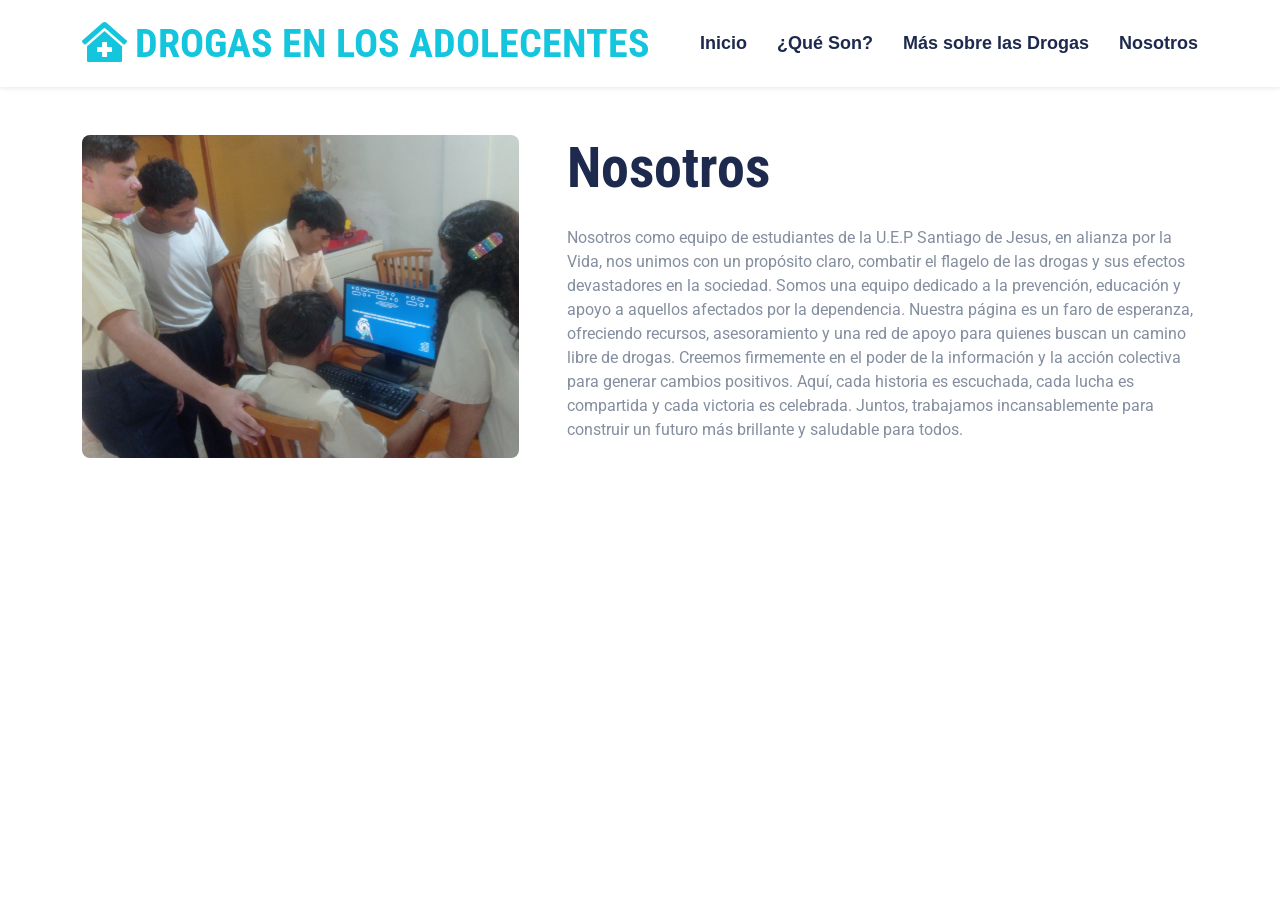
<file: nosotros.html>
<!DOCTYPE html>
<html lang="en">

<head>
    <meta charset="utf-8">
    <title>Drogas-U.E.P-Santiago-de-Jesus</title>
    <meta content="width=device-width, initial-scale=1.0" name="viewport">
    <meta content="Free HTML Templates" name="keywords">
    <meta content="Free HTML Templates" name="description">

    <!-- Favicon -->
    <link href="img/favicon.ico" rel="icon">

    <!-- Google Web Fonts -->
    <link rel="preconnect" href="https://fonts.gstatic.com">
    <link href="https://fonts.googleapis.com/css2?family=Roboto+Condensed:wght@400;700&family=Roboto:wght@400;700&display=swap" rel="stylesheet">  

    <!-- Icon Font Stylesheet -->
    <link href="https://cdnjs.cloudflare.com/ajax/libs/font-awesome/5.15.0/css/all.min.css" rel="stylesheet">
    <link href="https://cdn.jsdelivr.net/npm/bootstrap-icons@1.4.1/font/bootstrap-icons.css" rel="stylesheet">

    <!-- Libraries Stylesheet -->
    <link href="lib/owlcarousel/assets/owl.carousel.min.css" rel="stylesheet">
    <link href="lib/tempusdominus/css/tempusdominus-bootstrap-4.min.css" rel="stylesheet" />

    <!-- Customized Bootstrap Stylesheet -->
    <link href="css/bootstrap.min.css" rel="stylesheet">

    <!-- Template Stylesheet -->
    <link href="css/style.css" rel="stylesheet">
</head>

<body>
    <!-- Topbar Start -->
 

    <!-- Navbar Start -->
    <div class="container-fluid sticky-top bg-white shadow-sm">
        <div class="container">
            <nav class="navbar navbar-expand-lg bg-white navbar-light py-3 py-lg-0">
                <a href="index.html" class="navbar-brand">
                    <h1 class="m-0 text-uppercase text-primary"><i class="fa fa-clinic-medical me-2"></i>Drogas en los Adolecentes</h1>
                </a>
                <button class="navbar-toggler" type="button" data-bs-toggle="collapse" data-bs-target="#navbarCollapse">
                    <span class="navbar-toggler-icon"></span>
                </button>
                <div class="collapse navbar-collapse" id="navbarCollapse">
                    <div class="navbar-nav ms-auto py-0">
                        <a href="index.html" class="nav-item nav-link ">Inicio</a>
                        <a href="Que son drogas.html" class="nav-item nav-link">¿Qué Son?</a>
                        <a href="Más.html" class="nav-item nav-link">Más sobre las Drogas</a>
                        <a href="nosotros.html" class="nav-item nav-link">Nosotros</a>
                            </div>
                        </div>
                    </div>
                </div>
            </nav>
        </div>
    </div>
    <!-- Navbar End -->


    <!-- About Start -->
    <div class="container-fluid py-5"> 
        <div class="container">
            <div class="row gx-5">
                <div class="col-lg-5 mb-5 mb-lg-0" style="min-height: 10px;">
                    <div class="position-relative h-100">
                        <img class="position-absolute w-100 h-100 rounded" src="img/Foto.jpeg" style="object-fit: cover;">
                    </div>
                </div>
                <div class="col-lg-7">
                    <div class="mb-4">
                        <h1 class="display-4">Nosotros</h1>
                    </div>

                    <p>Nosotros como equipo de estudiantes de la U.E.P Santiago de Jesus, en alianza por la Vida, nos unimos con un propósito claro, combatir el flagelo de las drogas y sus efectos devastadores en la sociedad. Somos una equipo dedicado a la prevención, educación y apoyo a aquellos afectados por la dependencia. Nuestra página es un faro de esperanza, ofreciendo recursos, asesoramiento y una red de apoyo para quienes buscan un camino libre de drogas. Creemos firmemente en el poder de la información y la acción colectiva para generar cambios positivos. Aquí, cada historia es escuchada, cada lucha es compartida y cada victoria es celebrada. Juntos, trabajamos incansablemente para construir un futuro más brillante y saludable para todos.</p>



  




    <!-- Back to Top -->
    <a href="#" class="btn btn-lg btn-primary btn-lg-square back-to-top"><i class="bi bi-arrow-up"></i></a>


    <!-- JavaScript Libraries -->
    <script src="https://code.jquery.com/jquery-3.4.1.min.js"></script>
    <script src="https://cdn.jsdelivr.net/npm/bootstrap@5.0.0/dist/js/bootstrap.bundle.min.js"></script>
    <script src="lib/easing/easing.min.js"></script>
    <script src="lib/waypoints/waypoints.min.js"></script>
    <script src="lib/owlcarousel/owl.carousel.min.js"></script>
    <script src="lib/tempusdominus/js/moment.min.js"></script>
    <script src="lib/tempusdominus/js/moment-timezone.min.js"></script>
    <script src="lib/tempusdominus/js/tempusdominus-bootstrap-4.min.js"></script>

    <!-- Template Javascript -->
    <script src="js/main.js"></script>
</body>

</html>
</file>
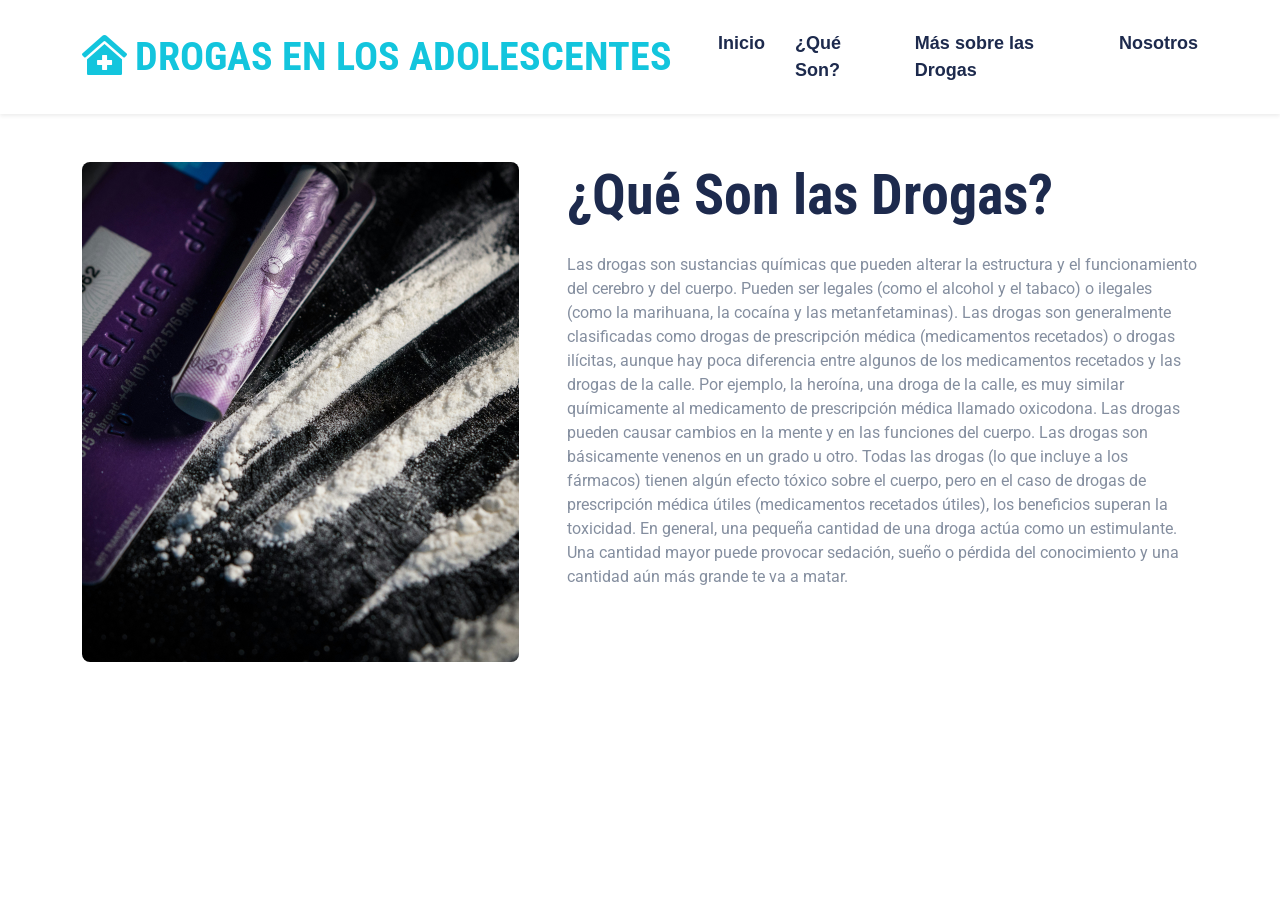
<file: Que son drogas.html>
<!DOCTYPE html>
<html lang="en">

<head>
    <meta charset="utf-8">
    <title>Drogas-U.E.P-Santiago-de-Jesus</title>
    <meta content="width=device-width, initial-scale=1.0" name="viewport">
    <meta content="Free HTML Templates" name="keywords">
    <meta content="Free HTML Templates" name="description">

    <!-- Favicon -->
    <link href="img/favicon.ico" rel="icon">

    <!-- Google Web Fonts -->
    <link rel="preconnect" href="https://fonts.gstatic.com">
    <link href="https://fonts.googleapis.com/css2?family=Roboto+Condensed:wght@400;700&family=Roboto:wght@400;700&display=swap" rel="stylesheet">  

    <!-- Icon Font Stylesheet -->
    <link href="https://cdnjs.cloudflare.com/ajax/libs/font-awesome/5.15.0/css/all.min.css" rel="stylesheet">
    <link href="https://cdn.jsdelivr.net/npm/bootstrap-icons@1.4.1/font/bootstrap-icons.css" rel="stylesheet">

    <!-- Libraries Stylesheet -->
    <link href="lib/owlcarousel/assets/owl.carousel.min.css" rel="stylesheet">
    <link href="lib/tempusdominus/css/tempusdominus-bootstrap-4.min.css" rel="stylesheet" />

    <!-- Customized Bootstrap Stylesheet -->
    <link href="css/bootstrap.min.css" rel="stylesheet">

    <!-- Template Stylesheet -->
    <link href="css/style.css" rel="stylesheet">
</head>

<body>
    <!-- Topbar Start -->
 

    <!-- Navbar Start -->
    <div class="container-fluid sticky-top bg-white shadow-sm">
        <div class="container">
            <nav class="navbar navbar-expand-lg bg-white navbar-light py-3 py-lg-0">
                <a href="index.html" class="navbar-brand">
                    <h1 class="m-0 text-uppercase text-primary"><i class="fa fa-clinic-medical me-2"></i>Drogas en los Adolescentes</h1>
                </a>
                <button class="navbar-toggler" type="button" data-bs-toggle="collapse" data-bs-target="#navbarCollapse">
                    <span class="navbar-toggler-icon"></span>
                </button>
                <div class="collapse navbar-collapse" id="navbarCollapse">
                    <div class="navbar-nav ms-auto py-0">
                        <a href="index.html" class="nav-item nav-link ">Inicio</a>
                        <a href="Que son drogas.html" class="nav-item nav-link">¿Qué Son?</a>
                        <a href="Más.html" class="nav-item nav-link">Más sobre las Drogas</a>
                        <a href="nosotros.html" class="nav-item nav-link">Nosotros</a>
                            </div>
                        </div>
                    </div>
                </div>
            </nav>
        </div>
    </div>
    <!-- Navbar End -->


    <!-- About Start -->
    <div class="container-fluid py-5"> 
        <div class="container">
            <div class="row gx-5">
                <div class="col-lg-5 mb-5 mb-lg-0" style="min-height: 500px;">
                    <div class="position-relative h-100">
                        <img class="position-absolute w-100 h-100 rounded" src="img/colin-davis-pJgSrU_e2Ks-unsplash.jpg" style="object-fit: cover;">
                    </div>
                </div>
                <div class="col-lg-7">
                    <div class="mb-4">
                        <h1 class="display-4">¿Qué Son las Drogas?</h1>
                    </div>
                    <p>Las drogas son sustancias químicas que pueden alterar la estructura y el funcionamiento del cerebro y del cuerpo. Pueden ser legales (como el alcohol y el tabaco) o ilegales (como la marihuana, la cocaína y las metanfetaminas). Las drogas son generalmente clasificadas como drogas de prescripción médica (medicamentos recetados) o drogas ilícitas, aunque hay poca diferencia entre algunos de los medicamentos recetados y las drogas de la calle. Por ejemplo, la heroína, una droga de la calle, es muy similar químicamente al medicamento de prescripción médica llamado oxicodona. Las drogas pueden causar cambios en la mente y en las funciones del cuerpo. Las drogas son básicamente venenos en un grado u otro. 
                        Todas las drogas (lo que incluye a los fármacos) tienen algún efecto tóxico sobre el cuerpo, pero en el caso de drogas de prescripción médica útiles (medicamentos recetados útiles), los beneficios superan la toxicidad.
                         En general, una pequeña cantidad de una droga actúa como un estimulante. Una cantidad mayor puede provocar sedación, sueño o pérdida del conocimiento y una cantidad aún más grande te va a matar.                  
                        </p>

    <!-- About End -->


  




    <!-- Back to Top -->
    <a href="#" class="btn btn-lg btn-primary btn-lg-square back-to-top"><i class="bi bi-arrow-up"></i></a>


    <!-- JavaScript Libraries -->
    <script src="https://code.jquery.com/jquery-3.4.1.min.js"></script>
    <script src="https://cdn.jsdelivr.net/npm/bootstrap@5.0.0/dist/js/bootstrap.bundle.min.js"></script>
    <script src="lib/easing/easing.min.js"></script>
    <script src="lib/waypoints/waypoints.min.js"></script>
    <script src="lib/owlcarousel/owl.carousel.min.js"></script>
    <script src="lib/tempusdominus/js/moment.min.js"></script>
    <script src="lib/tempusdominus/js/moment-timezone.min.js"></script>
    <script src="lib/tempusdominus/js/tempusdominus-bootstrap-4.min.js"></script>

    <!-- Template Javascript -->
    <script src="js/main.js"></script>
</body>

</html>
</file>
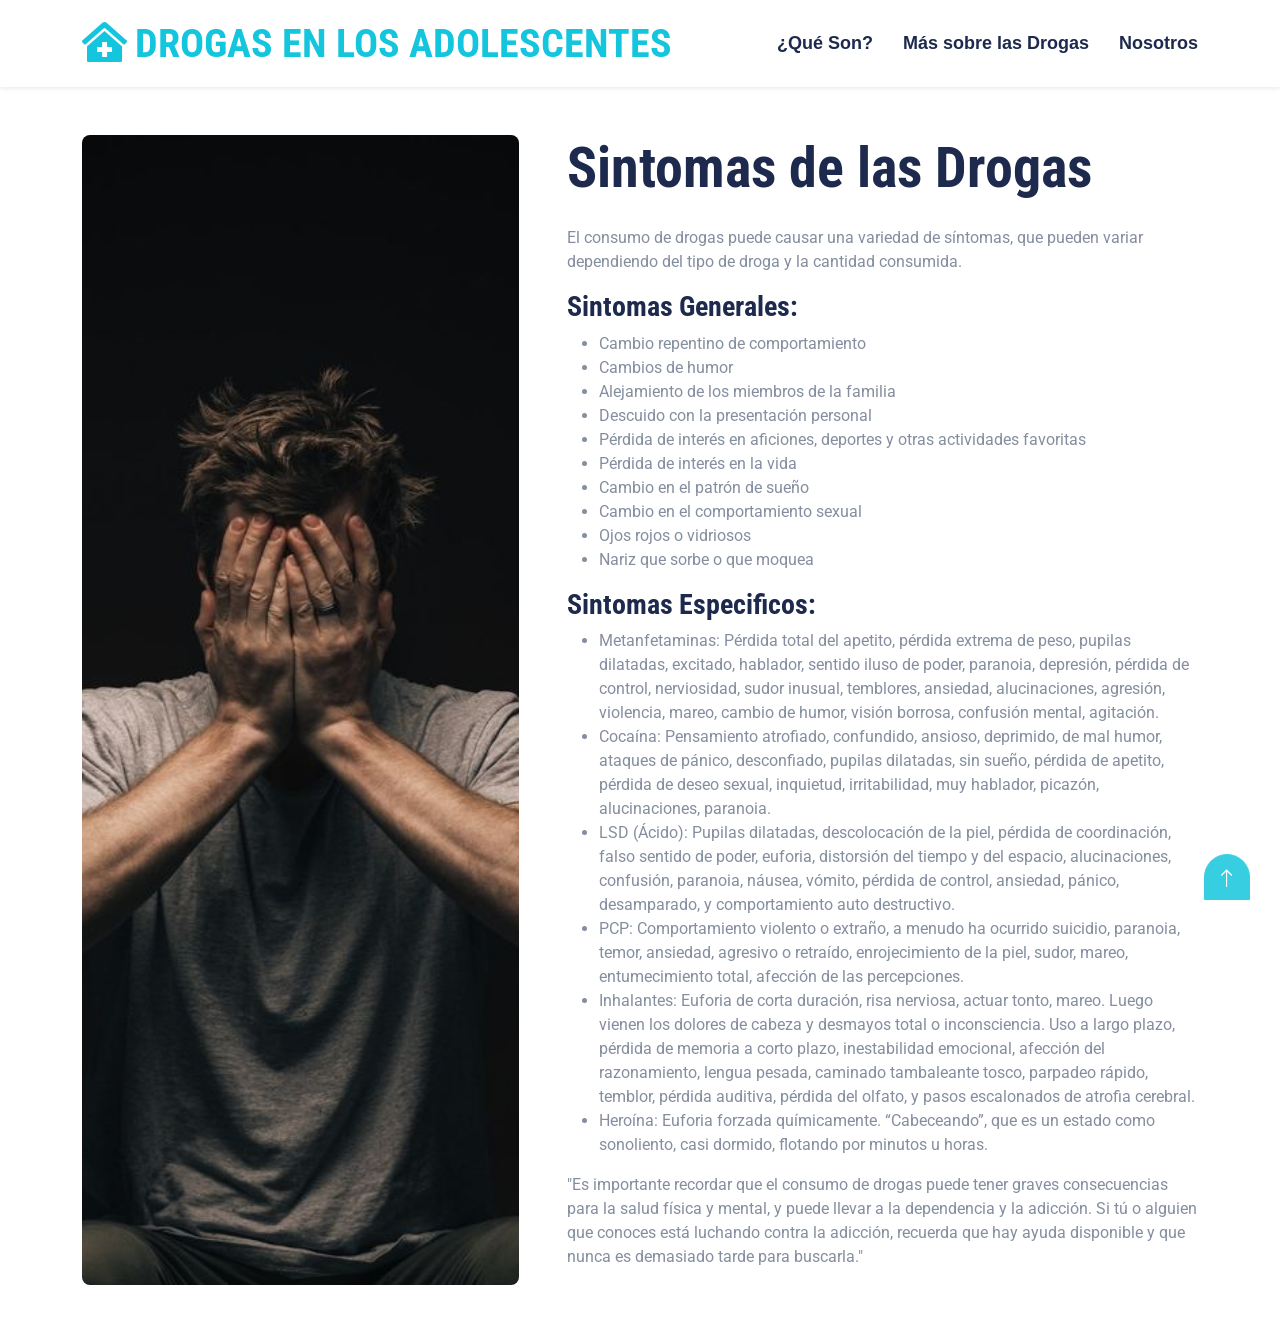
<file: Sintomas.html>
<!DOCTYPE html>
<html lang="en">

<head>
    <meta charset="utf-8">
    <title>Drogas-U.E.P-Santiago-de-Jesus</title>
    <meta content="width=device-width, initial-scale=1.0" name="viewport">
    <meta content="Free HTML Templates" name="keywords">
    <meta content="Free HTML Templates" name="description">

    <!-- Favicon -->
    <link href="img/favicon.ico" rel="icon">

    <!-- Google Web Fonts -->
    <link rel="preconnect" href="https://fonts.gstatic.com">
    <link href="https://fonts.googleapis.com/css2?family=Roboto+Condensed:wght@400;700&family=Roboto:wght@400;700&display=swap" rel="stylesheet">  

    <!-- Icon Font Stylesheet -->
    <link href="https://cdnjs.cloudflare.com/ajax/libs/font-awesome/5.15.0/css/all.min.css" rel="stylesheet">
    <link href="https://cdn.jsdelivr.net/npm/bootstrap-icons@1.4.1/font/bootstrap-icons.css" rel="stylesheet">

    <!-- Libraries Stylesheet -->
    <link href="lib/owlcarousel/assets/owl.carousel.min.css" rel="stylesheet">
    <link href="lib/tempusdominus/css/tempusdominus-bootstrap-4.min.css" rel="stylesheet" />

    <!-- Customized Bootstrap Stylesheet -->
    <link href="css/bootstrap.min.css" rel="stylesheet">

    <!-- Template Stylesheet -->
    <link href="css/style.css" rel="stylesheet">
</head>

<body>
    <!-- Topbar Start -->
 


     <!-- Navbar Start -->
     <div class="container-fluid sticky-top bg-white shadow-sm">
        <div class="container">
            <nav class="navbar navbar-expand-lg bg-white navbar-light py-3 py-lg-0">
                <a href="index.html" class="navbar-brand">
                    <h1 class="m-0 text-uppercase text-primary"><i class="fa fa-clinic-medical me-2"></i>Drogas en los Adolescentes</h1>
                </a>
                <button class="navbar-toggler" type="button" data-bs-toggle="collapse" data-bs-target="#navbarCollapse">
                    <span class="navbar-toggler-icon"></span>
                </button>
                <div class="collapse navbar-collapse" id="navbarCollapse">
                    <div class="navbar-nav ms-auto py-0">
                        
                        <a href="Que son drogas.html" class="nav-item nav-link">¿Qué Son?</a>
                        <a href="Más.html" class="nav-item nav-link">Más sobre las Drogas</a>
                        <a href="nosotros.html" class="nav-item nav-link">Nosotros</a>
                            </div>
                        </div>
                    </div>
                </div>
            </nav>
        </div>
    </div>
    <!-- Navbar End -->

    <!-- About Start -->
    <div class="container-fluid py-5">
        <div class="container">
            <div class="row gx-5">
                <div class="col-lg-5 mb-5 mb-lg-0" style="min-height: 500px;">
                    <div class="position-relative h-100">
                        <img class="position-absolute w-100 h-100 rounded" src="img/4346deb8e1af2acc26e653871082bbfd.jpg" style="object-fit: cover;">
                    </div>
                </div>
                <div class="col-lg-7">
                    <div class="mb-4">
                        <h1 class="display-4">Sintomas de las Drogas</h1>
                    </div>

                        <p>El consumo de drogas puede causar una variedad de síntomas, que pueden variar dependiendo del tipo de droga y la cantidad consumida.</p>

                        <h3 class="displey-4">Sintomas Generales:</h3>
                    <ul>
                        <li>
                            Cambio repentino de comportamiento
                        </li>

                        <li>
                            Cambios de humor
                        </li>

                        <li>
                            Alejamiento de los miembros de la familia
                        </li>

                        <li>
                            Descuido con la presentación personal
                        </li>

                        <li>
                            Pérdida de interés en aficiones, deportes y otras actividades favoritas
                        </li>

                        <li>
                            Pérdida de interés en la vida
                        </li>

                        <li>
                            Cambio en el patrón de sueño
                        </li>

                        <li>
                            Cambio en el comportamiento sexual
                        </li>

                        <li>
                            Ojos rojos o vidriosos
                        </li>

                        <li>
                            Nariz que sorbe o que moquea
                        </li>
                    </ul>

                    <h3>Sintomas Especificos:</h3>

                    <ul>
                        <li>
                            Metanfetaminas: Pérdida total del apetito, pérdida extrema de peso, pupilas dilatadas, excitado, hablador, sentido iluso de poder, paranoia, depresión, pérdida de control, nerviosidad, sudor inusual, temblores, ansiedad, alucinaciones, agresión, violencia, mareo, cambio de humor, visión borrosa, confusión mental, agitación.
                        </li>

                        <li>
                            Cocaína: Pensamiento atrofiado, confundido, ansioso, deprimido, de mal humor, ataques de pánico, desconfiado, pupilas dilatadas, sin sueño, pérdida de apetito, pérdida de deseo sexual, inquietud, irritabilidad, muy hablador, picazón, alucinaciones, paranoia.
                        </li>

                        <li>
                            LSD (Ácido): Pupilas dilatadas, descolocación de la piel, pérdida de coordinación, falso sentido de poder, euforia, distorsión del tiempo y del espacio, alucinaciones, confusión, paranoia, náusea, vómito, pérdida de control, ansiedad, pánico, desamparado, y comportamiento auto destructivo.
                        </li>

                        <li>
                            PCP: Comportamiento violento o extraño, a menudo ha ocurrido suicidio, paranoia, temor, ansiedad, agresivo o retraído, enrojecimiento de la piel, sudor, mareo, entumecimiento total, afección de las percepciones.
                        </li>

                        <li>
                            Inhalantes: Euforia de corta duración, risa nerviosa, actuar tonto, mareo. Luego vienen los dolores de cabeza y desmayos total o inconsciencia. Uso a largo plazo, pérdida de memoria a corto plazo, inestabilidad emocional, afección del razonamiento, lengua pesada, caminado tambaleante tosco, parpadeo rápido, temblor, pérdida auditiva, pérdida del olfato, y pasos escalonados de atrofia cerebral.
                        </li>

                        <li>
                            Heroína: Euforia forzada químicamente. “Cabeceando”, que es un estado como sonoliento, casi dormido, flotando por minutos u horas.
                        </li>
                    </ul>

                    <p>"Es importante recordar que el consumo de drogas puede tener graves consecuencias para la salud física y mental, y puede llevar a la dependencia y la adicción. Si tú o alguien que conoces está luchando contra la adicción, recuerda que hay ayuda disponible y que nunca es demasiado tarde para buscarla."</p>

    <!-- About End -->


  




    <!-- Back to Top -->
    <a href="#" class="btn btn-lg btn-primary btn-lg-square back-to-top"><i class="bi bi-arrow-up"></i></a>


    <!-- JavaScript Libraries -->
    <script src="https://code.jquery.com/jquery-3.4.1.min.js"></script>
    <script src="https://cdn.jsdelivr.net/npm/bootstrap@5.0.0/dist/js/bootstrap.bundle.min.js"></script>
    <script src="lib/easing/easing.min.js"></script>
    <script src="lib/waypoints/waypoints.min.js"></script>
    <script src="lib/owlcarousel/owl.carousel.min.js"></script>
    <script src="lib/tempusdominus/js/moment.min.js"></script>
    <script src="lib/tempusdominus/js/moment-timezone.min.js"></script>
    <script src="lib/tempusdominus/js/tempusdominus-bootstrap-4.min.js"></script>

    <!-- Template Javascript -->
    <script src="js/main.js"></script>
</body>

</html>
</file>
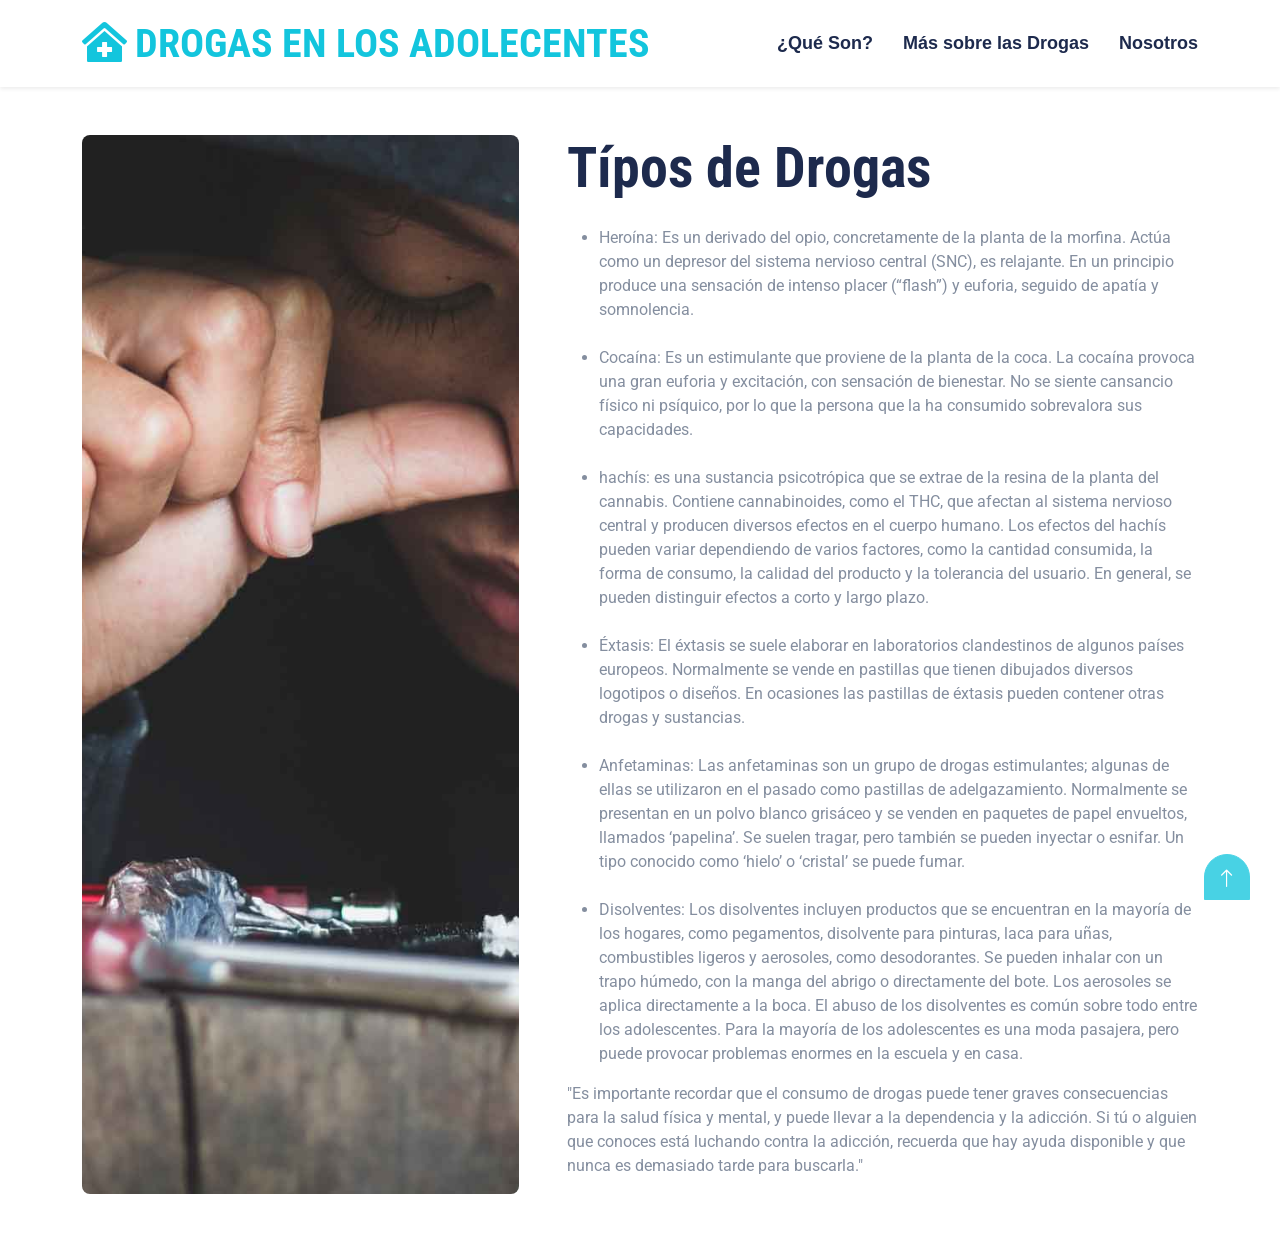
<file: Tipos de drogas.html>
<!DOCTYPE html>
<html lang="en">
    <head>
        <meta charset="utf-8">
        <title>Drogas-U.E.P-Santiago-de-Jesus</title>
        <meta content="width=device-width, initial-scale=1.0" name="viewport">
        <meta content="Free HTML Templates" name="keywords">
        <meta content="Free HTML Templates" name="description">
    
        <!-- Favicon -->
        <link href="img/favicon.ico" rel="icon">
    
        <!-- Google Web Fonts -->
        <link rel="preconnect" href="https://fonts.gstatic.com">
        <link href="https://fonts.googleapis.com/css2?family=Roboto+Condensed:wght@400;700&family=Roboto:wght@400;700&display=swap" rel="stylesheet">  
    
        <!-- Icon Font Stylesheet -->
        <link href="https://cdnjs.cloudflare.com/ajax/libs/font-awesome/5.15.0/css/all.min.css" rel="stylesheet">
        <link href="https://cdn.jsdelivr.net/npm/bootstrap-icons@1.4.1/font/bootstrap-icons.css" rel="stylesheet">
    
        <!-- Libraries Stylesheet -->
        <link href="lib/owlcarousel/assets/owl.carousel.min.css" rel="stylesheet">
        <link href="lib/tempusdominus/css/tempusdominus-bootstrap-4.min.css" rel="stylesheet" />
    
        <!-- Customized Bootstrap Stylesheet -->
        <link href="css/bootstrap.min.css" rel="stylesheet">
    
        <!-- Template Stylesheet -->
        <link href="css/style.css" rel="stylesheet">
    </head>
<body>

    <!-- Navbar Start -->
    <div class="container-fluid sticky-top bg-white shadow-sm">
        <div class="container">
            <nav class="navbar navbar-expand-lg bg-white navbar-light py-3 py-lg-0">
                <a href="index.html" class="navbar-brand">
                    <h1 class="m-0 text-uppercase text-primary"><i class="fa fa-clinic-medical me-2"></i>Drogas en los Adolecentes</h1>
                </a>
                <button class="navbar-toggler" type="button" data-bs-toggle="collapse" data-bs-target="#navbarCollapse">
                    <span class="navbar-toggler-icon"></span>
                </button>
                <div class="collapse navbar-collapse" id="navbarCollapse">
                    <div class="navbar-nav ms-auto py-0">
                        
                        <a href="Que son drogas.html" class="nav-item nav-link">¿Qué Son?</a>
                        <a href="Más.html" class="nav-item nav-link">Más sobre las Drogas</a>
                        <a href="nosotros.html" class="nav-item nav-link">Nosotros</a>
                            </div>
                        </div>
                    </div>
                </div>
            </nav>
        </div>
    </div>
    <!-- Navbar End -->
    
    <!-- About Start -->
    <div class="container-fluid py-5">
        <div class="container">
            <div class="row gx-5">
                <div class="col-lg-5 mb-5 mb-lg-0" style="min-height: 500px;">
                    <div class="position-relative h-100">
                        <img class="position-absolute w-100 h-100 rounded" src="img/drogas (1).jpg" style="object-fit: cover;">
                    </div>
                </div>
                <div class="col-lg-7">
                    <div class="mb-4">
                        <h1 class="display-4">Típos de Drogas</h1>
                    </div>
                    
                    <ul>
                        <li>
                            Heroína: Es un derivado del opio, concretamente de la planta de la morfina. Actúa como un depresor del sistema nervioso central (SNC), es relajante. En un principio produce una sensación de intenso placer (“flash”) y euforia, seguido de apatía y somnolencia.
                        </li>

                        <br>

                        <li>
                            Cocaína: Es un estimulante que proviene de la planta de la coca. La cocaína provoca una gran euforia y excitación, con sensación de bienestar. No se siente cansancio físico ni psíquico, por lo que la persona que la ha consumido sobrevalora sus capacidades.
                        </li>

                        <br>

                        <li>
                             hachís: es una sustancia psicotrópica que se extrae de la resina de la planta del cannabis. Contiene cannabinoides, como el THC, que afectan al sistema nervioso central y producen diversos efectos en el cuerpo humano.

                            Los efectos del hachís pueden variar dependiendo de varios factores, como la cantidad consumida, la forma de consumo, la calidad del producto y la tolerancia del usuario. En general, se pueden distinguir efectos a corto y largo plazo.
                        </li>

                        <br>

                        <li>
                            Éxtasis: El éxtasis se suele elaborar en laboratorios clandestinos de algunos países europeos. Normalmente se vende en pastillas que tienen dibujados diversos logotipos o diseños. En ocasiones las pastillas de éxtasis pueden contener otras drogas y sustancias.
                        </li>

                        <br>

                        <li>
                            Anfetaminas: Las anfetaminas son un grupo de drogas estimulantes; algunas de ellas se utilizaron en el pasado como pastillas de adelgazamiento. Normalmente se presentan en un polvo blanco grisáceo y se venden en paquetes de papel envueltos, llamados ‘papelina’. Se suelen tragar, pero también se pueden inyectar o esnifar. Un tipo conocido como ‘hielo’ o ‘cristal’ se puede fumar.
                        </li>

                        <br>

                        <li>
                            Disolventes: Los disolventes incluyen productos que se encuentran en la mayoría de los hogares, como pegamentos, disolvente para pinturas, laca para uñas, combustibles ligeros y aerosoles, como desodorantes. Se pueden inhalar con un trapo húmedo, con la manga del abrigo o directamente del bote. Los aerosoles se aplica directamente a la boca. El abuso de los disolventes es común sobre todo entre los adolescentes. Para la mayoría de los adolescentes es una moda pasajera, pero puede provocar problemas enormes en la escuela y en casa.
                        </li>
                    </ul>
                    
                    <p class="Recomendacion">"Es importante recordar que el consumo de drogas puede tener graves consecuencias para la salud física y mental, y puede llevar a la dependencia y la adicción. Si tú o alguien que conoces está luchando contra la adicción, recuerda que hay ayuda disponible y que nunca es demasiado tarde para buscarla."</p>
                    


                        <!-- Back to Top -->
    <a href="#" class="btn btn-lg btn-primary btn-lg-square back-to-top"><i class="bi bi-arrow-up"></i></a>


    <!-- JavaScript Libraries -->
    <script src="https://code.jquery.com/jquery-3.4.1.min.js"></script>
    <script src="https://cdn.jsdelivr.net/npm/bootstrap@5.0.0/dist/js/bootstrap.bundle.min.js"></script>
    <script src="lib/easing/easing.min.js"></script>
    <script src="lib/waypoints/waypoints.min.js"></script>
    <script src="lib/owlcarousel/owl.carousel.min.js"></script>
    <script src="lib/tempusdominus/js/moment.min.js"></script>
    <script src="lib/tempusdominus/js/moment-timezone.min.js"></script>
    <script src="lib/tempusdominus/js/tempusdominus-bootstrap-4.min.js"></script>

    <!-- Template Javascript -->
    <script src="js/main.js"></script>
</body>
</html>
</file>
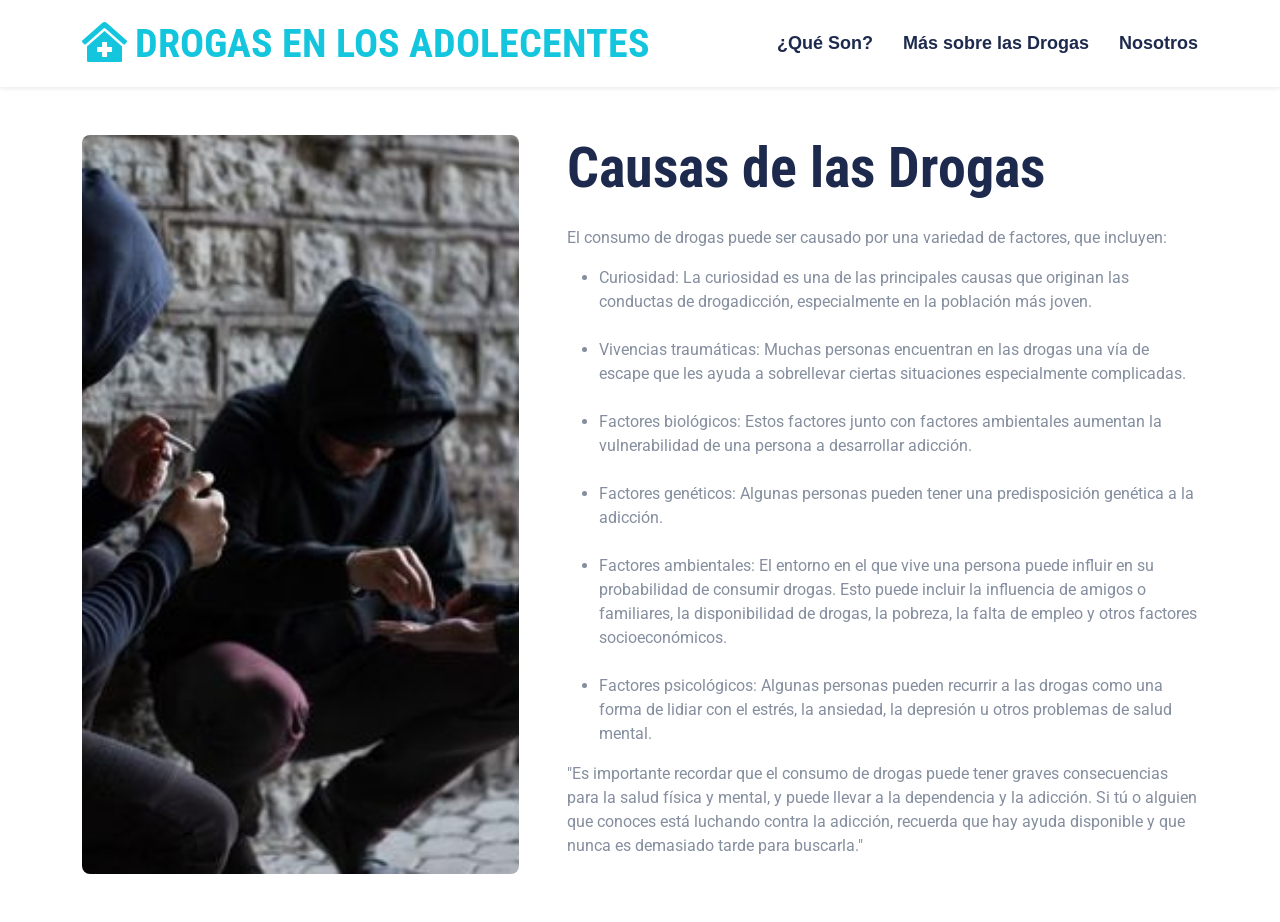
<file: Proyecto-Drogas/causas.html>
<!DOCTYPE html>
<html lang="en">

<head>
    <meta charset="utf-8">
    <title>MEDINOVA - Hospital Website Template</title>
    <meta content="width=device-width, initial-scale=1.0" name="viewport">
    <meta content="Free HTML Templates" name="keywords">
    <meta content="Free HTML Templates" name="description">

    <!-- Favicon -->
    <link href="img/favicon.ico" rel="icon">

    <!-- Google Web Fonts -->
    <link rel="preconnect" href="https://fonts.gstatic.com">
    <link href="https://fonts.googleapis.com/css2?family=Roboto+Condensed:wght@400;700&family=Roboto:wght@400;700&display=swap" rel="stylesheet">  

    <!-- Icon Font Stylesheet -->
    <link href="https://cdnjs.cloudflare.com/ajax/libs/font-awesome/5.15.0/css/all.min.css" rel="stylesheet">
    <link href="https://cdn.jsdelivr.net/npm/bootstrap-icons@1.4.1/font/bootstrap-icons.css" rel="stylesheet">

    <!-- Libraries Stylesheet -->
    <link href="lib/owlcarousel/assets/owl.carousel.min.css" rel="stylesheet">
    <link href="lib/tempusdominus/css/tempusdominus-bootstrap-4.min.css" rel="stylesheet" />

    <!-- Customized Bootstrap Stylesheet -->
    <link href="css/bootstrap.min.css" rel="stylesheet">

    <!-- Template Stylesheet -->
    <link href="css/style.css" rel="stylesheet">
</head>

<body>
    <!-- Topbar Start -->
 


    <!-- Navbar Start -->
    <div class="container-fluid sticky-top bg-white shadow-sm">
        <div class="container">
            <nav class="navbar navbar-expand-lg bg-white navbar-light py-3 py-lg-0">
                <a href="index.html" class="navbar-brand">
                    <h1 class="m-0 text-uppercase text-primary"><i class="fa fa-clinic-medical me-2"></i>Drogas en los Adolecentes</h1>
                </a>
                <button class="navbar-toggler" type="button" data-bs-toggle="collapse" data-bs-target="#navbarCollapse">
                    <span class="navbar-toggler-icon"></span>
                </button>
                <div class="collapse navbar-collapse" id="navbarCollapse">
                    <div class="navbar-nav ms-auto py-0">
                        
                        <a href="Que son drogas.html" class="nav-item nav-link">¿Qué Son?</a>
                        <a href="Más.html" class="nav-item nav-link">Más sobre las Drogas</a>
                        <a href="nosotros.html" class="nav-item nav-link">Nosotros</a>
                            </div>
                        </div>
                    </div>
                </div>
            </nav>
        </div>
    </div>
    <!-- Navbar End -->

    <!-- About Start -->
    <div class="container-fluid py-5">
        <div class="container">
            <div class="row gx-5">
                <div class="col-lg-5 mb-5 mb-lg-0" style="min-height: 500px;">
                    <div class="position-relative h-100">
                        <img class="position-absolute w-100 h-100 rounded" src="img/cd04ffb717f76e965614528ecfae678e.jpg" style="object-fit: cover;">
                    </div>
                </div>
                <div class="col-lg-7">
                    <div class="mb-4">
                        <h1 class="display-4">Causas de las Drogas</h1>
                    </div>
 
                    <p>El consumo de drogas puede ser causado por una variedad de factores, que incluyen:</p>


                    <ul>
                        <li>
                            Curiosidad: La curiosidad es una de las principales causas que originan las conductas de drogadicción, especialmente en la población más joven.
                        </li>

                        <br>

                        <li>
                            Vivencias traumáticas: Muchas personas encuentran en las drogas una vía de escape que les ayuda a sobrellevar ciertas situaciones especialmente complicadas.
                        </li>

                        <br>

                        <li>
                            Factores biológicos: Estos factores junto con factores ambientales aumentan la vulnerabilidad de una persona a desarrollar adicción.
                        </li>

                        <br>

                        <li>
                            Factores genéticos: Algunas personas pueden tener una predisposición genética a la adicción.
                        </li>

                        <br>

                        <li>
                            Factores ambientales: El entorno en el que vive una persona puede influir en su probabilidad de consumir drogas. Esto puede incluir la influencia de amigos o familiares, la disponibilidad de drogas, la pobreza, la falta de empleo y otros factores socioeconómicos.
                        </li>

                        <br>

                        <li>
                            Factores psicológicos: Algunas personas pueden recurrir a las drogas como una forma de lidiar con el estrés, la ansiedad, la depresión u otros problemas de salud mental.
                        </li>

                    </ul>

                    <p>"Es importante recordar que el consumo de drogas puede tener graves consecuencias para la salud física y mental, y puede llevar a la dependencia y la adicción. Si tú o alguien que conoces está luchando contra la adicción, recuerda que hay ayuda disponible y que nunca es demasiado tarde para buscarla."</p>
    <!-- About End -->


  




    <!-- Back to Top -->
    <a href="#" class="btn btn-lg btn-primary btn-lg-square back-to-top"><i class="bi bi-arrow-up"></i></a>


    <!-- JavaScript Libraries -->
    <script src="https://code.jquery.com/jquery-3.4.1.min.js"></script>
    <script src="https://cdn.jsdelivr.net/npm/bootstrap@5.0.0/dist/js/bootstrap.bundle.min.js"></script>
    <script src="lib/easing/easing.min.js"></script>
    <script src="lib/waypoints/waypoints.min.js"></script>
    <script src="lib/owlcarousel/owl.carousel.min.js"></script>
    <script src="lib/tempusdominus/js/moment.min.js"></script>
    <script src="lib/tempusdominus/js/moment-timezone.min.js"></script>
    <script src="lib/tempusdominus/js/tempusdominus-bootstrap-4.min.js"></script>

    <!-- Template Javascript -->
    <script src="js/main.js"></script>
</body>

</html>
</file>
<file: css/style.css>
/********** Template CSS **********/
:root {
    --primary: #13C5DD;
    --secondary: #354F8E;
    --light: #EFF5F9;
    --dark: #1D2A4D;
}

.btn {
    font-weight: 700;
    transition: .5s;
}

.btn:hover {
    -webkit-box-shadow: 0 8px 6px -6px #555555;
    -moz-box-shadow: 0 8px 6px -6px #555555;
    box-shadow: 0 8px 6px -6px #555555;
}

.btn-primary {
    color: #FFFFFF;
}

.btn-square {
    width: 36px;
    height: 36px;
}

.btn-sm-square {
    width: 28px;
    height: 28px;
}

.btn-lg-square {
    width: 46px;
    height: 46px;
}

.btn-square,
.btn-sm-square,
.btn-lg-square {
    padding-left: 0;
    padding-right: 0;
    text-align: center;
}

.back-to-top {
    position: fixed;
    display: none;
    right: 30px;
    bottom: 0;
    border-radius: 50% 50% 0 0;
    z-index: 99;
}

.navbar-light .navbar-nav .nav-link {
    font-family: 'Jost', sans-serif;
    position: relative;
    margin-left: 30px;
    padding: 30px 0;
    font-size: 18px;
    font-weight: 700;
    color: var(--dark);
    outline: none;
    transition: .5s;
}

.navbar-light .navbar-nav .nav-link:hover,
.navbar-light .navbar-nav .nav-link.active {
    color: var(--primary);
}

@media (min-width: 992px) {
    .navbar-light .navbar-nav .nav-link::before {
        position: absolute;
        content: "";
        width: 0;
        height: 5px;
        bottom: 0;
        left: 50%;
        background: var(--primary);
        transition: .5s;
    }

    .navbar-light .navbar-nav .nav-link:hover::before,
    .navbar-light .navbar-nav .nav-link.active::before {
        width: 100%;
        left: 0;
    }
}

@media (max-width: 991.98px) {
    .navbar-light .navbar-nav .nav-link  {
        margin-left: 0;
        padding: 10px 0;
    }
}

.hero-header {
    background: url(../img/adiccion-a-las-drogas.jpg) top right no-repeat;
    background-size: cover;
    height: 38rem;
    
}

.service-item {
    position: relative;
    height: 350px;
    padding: 0 30px;
    transition: .5s;
}

.service-item .service-icon {
    width: 150px;
    height: 100px;
    display: flex;
    align-items: center;
    justify-content: center;
    background: var(--primary);
    border-radius: 50%;
    transform: rotate(-14deg);
}

.service-item .service-icon i {
    transform: rotate(15deg);
}

.service-item a.btn {
    position: absolute;
    width: 60px;
    bottom: -48px;
    left: 50%;
    margin-left: -30px;
    opacity: 0;
}

.service-item:hover a.btn {
    bottom: -24px;
    opacity: 1;
}

.price-carousel::after {
    position: absolute;
    content: "";
    width: 100%;
    height: 50%;
    bottom: 0;
    left: 0;
    background: var(--primary);
    border-radius: 8px 8px 50% 50%;
    z-index: -1;
}

.price-carousel .owl-nav {
    margin-top: 35px;
    width: 100%;
    text-align: center;
    display: flex;
    justify-content: center;
}

.price-carousel .owl-nav .owl-prev,
.price-carousel .owl-nav .owl-next{
    position: relative;
    margin: 0 5px;
    width: 45px;
    height: 45px;
    display: flex;
    align-items: center;
    justify-content: center;
    color: var(--primary);
    background: #FFFFFF;
    font-size: 22px;
    border-radius: 45px;
    transition: .5s;
}

.price-carousel .owl-nav .owl-prev:hover,
.price-carousel .owl-nav .owl-next:hover {
    color: var(--dark);
}

@media (min-width: 576px) {
    .team-item .row {
        height: 350px;
    }
}

.team-carousel .owl-nav {
    position: absolute;
    padding: 0 45px;
    width: 100%;
    height: 45px;
    top: calc(50% - 22.5px);
    left: 0;
    display: flex;
    justify-content: space-between;
}

.team-carousel .owl-nav .owl-prev,
.team-carousel .owl-nav .owl-next {
    position: relative;
    width: 45px;
    height: 45px;
    display: flex;
    align-items: center;
    justify-content: center;
    color: #FFFFFF;
    background: var(--primary);
    border-radius: 45px;
    font-size: 22px;
    transition: .5s;
}

.team-carousel .owl-nav .owl-prev:hover,
.team-carousel .owl-nav .owl-next:hover {
    background: var(--dark);
}

.testimonial-carousel .owl-dots {
    margin-top: 15px;
    display: flex;
    align-items: center;
    justify-content: center;
}

.testimonial-carousel .owl-dot {
    position: relative;
    display: inline-block;
    margin: 0 5px;
    width: 20px;
    height: 20px;
    background: var(--light);
    border: 2px solid var(--primary);
    border-radius: 20px;
    transition: .5s;
}

.testimonial-carousel .owl-dot.active {
    width: 40px;
    height: 40px;
    background: var(--primary);
}

.testimonial-carousel .owl-item img {
    width: 150px;
    height: 150px;
}

.Footer {
    background-color: var(--primary) ;
}

.footer-todo {
    background-color: var(--primary);
}

.d-flex {
    display: flex;
    justify-items: right;
}

.col-lg-3 col-md-6 {
    display: flex;
    justify-items: right;
    right: 10000px;
}

.mb-0 {
    color: var(--primary);
}

.Creado-por {
    color: var(--light);
}

.sara {
    color: var(--primary);
}

.Realizado {
    list-style: none;
}
</file>
<file: Proyecto-Drogas/css/style.css>
/********** Template CSS **********/
:root {
    --primary: #13C5DD;
    --secondary: #354F8E;
    --light: #EFF5F9;
    --dark: #1D2A4D;
}

.btn {
    font-weight: 700;
    transition: .5s;
}

.btn:hover {
    -webkit-box-shadow: 0 8px 6px -6px #555555;
    -moz-box-shadow: 0 8px 6px -6px #555555;
    box-shadow: 0 8px 6px -6px #555555;
}

.btn-primary {
    color: #FFFFFF;
}

.btn-square {
    width: 36px;
    height: 36px;
}

.btn-sm-square {
    width: 28px;
    height: 28px;
}

.btn-lg-square {
    width: 46px;
    height: 46px;
}

.btn-square,
.btn-sm-square,
.btn-lg-square {
    padding-left: 0;
    padding-right: 0;
    text-align: center;
}

.back-to-top {
    position: fixed;
    display: none;
    right: 30px;
    bottom: 0;
    border-radius: 50% 50% 0 0;
    z-index: 99;
}

.navbar-light .navbar-nav .nav-link {
    font-family: 'Jost', sans-serif;
    position: relative;
    margin-left: 30px;
    padding: 30px 0;
    font-size: 18px;
    font-weight: 700;
    color: var(--dark);
    outline: none;
    transition: .5s;
}

.navbar-light .navbar-nav .nav-link:hover,
.navbar-light .navbar-nav .nav-link.active {
    color: var(--primary);
}

@media (min-width: 992px) {
    .navbar-light .navbar-nav .nav-link::before {
        position: absolute;
        content: "";
        width: 0;
        height: 5px;
        bottom: 0;
        left: 50%;
        background: var(--primary);
        transition: .5s;
    }

    .navbar-light .navbar-nav .nav-link:hover::before,
    .navbar-light .navbar-nav .nav-link.active::before {
        width: 100%;
        left: 0;
    }
}

@media (max-width: 991.98px) {
    .navbar-light .navbar-nav .nav-link  {
        margin-left: 0;
        padding: 10px 0;
    }
}

.hero-header {
    background: url(../img/adiccion-a-las-drogas.jpg) top right no-repeat;
    background-size: cover;
    height: 38rem;
    
}

.service-item {
    position: relative;
    height: 350px;
    padding: 0 30px;
    transition: .5s;
}

.service-item .service-icon {
    width: 150px;
    height: 100px;
    display: flex;
    align-items: center;
    justify-content: center;
    background: var(--primary);
    border-radius: 50%;
    transform: rotate(-14deg);
}

.service-item .service-icon i {
    transform: rotate(15deg);
}

.service-item a.btn {
    position: absolute;
    width: 60px;
    bottom: -48px;
    left: 50%;
    margin-left: -30px;
    opacity: 0;
}

.service-item:hover a.btn {
    bottom: -24px;
    opacity: 1;
}

.price-carousel::after {
    position: absolute;
    content: "";
    width: 100%;
    height: 50%;
    bottom: 0;
    left: 0;
    background: var(--primary);
    border-radius: 8px 8px 50% 50%;
    z-index: -1;
}

.price-carousel .owl-nav {
    margin-top: 35px;
    width: 100%;
    text-align: center;
    display: flex;
    justify-content: center;
}

.price-carousel .owl-nav .owl-prev,
.price-carousel .owl-nav .owl-next{
    position: relative;
    margin: 0 5px;
    width: 45px;
    height: 45px;
    display: flex;
    align-items: center;
    justify-content: center;
    color: var(--primary);
    background: #FFFFFF;
    font-size: 22px;
    border-radius: 45px;
    transition: .5s;
}

.price-carousel .owl-nav .owl-prev:hover,
.price-carousel .owl-nav .owl-next:hover {
    color: var(--dark);
}

@media (min-width: 576px) {
    .team-item .row {
        height: 350px;
    }
}

.team-carousel .owl-nav {
    position: absolute;
    padding: 0 45px;
    width: 100%;
    height: 45px;
    top: calc(50% - 22.5px);
    left: 0;
    display: flex;
    justify-content: space-between;
}

.team-carousel .owl-nav .owl-prev,
.team-carousel .owl-nav .owl-next {
    position: relative;
    width: 45px;
    height: 45px;
    display: flex;
    align-items: center;
    justify-content: center;
    color: #FFFFFF;
    background: var(--primary);
    border-radius: 45px;
    font-size: 22px;
    transition: .5s;
}

.team-carousel .owl-nav .owl-prev:hover,
.team-carousel .owl-nav .owl-next:hover {
    background: var(--dark);
}

.testimonial-carousel .owl-dots {
    margin-top: 15px;
    display: flex;
    align-items: center;
    justify-content: center;
}

.testimonial-carousel .owl-dot {
    position: relative;
    display: inline-block;
    margin: 0 5px;
    width: 20px;
    height: 20px;
    background: var(--light);
    border: 2px solid var(--primary);
    border-radius: 20px;
    transition: .5s;
}

.testimonial-carousel .owl-dot.active {
    width: 40px;
    height: 40px;
    background: var(--primary);
}

.testimonial-carousel .owl-item img {
    width: 150px;
    height: 150px;
}

.Footer {
    background-color: var(--primary) ;
}

.footer-todo {
    background-color: var(--primary);
}

.d-flex {
    display: flex;
    justify-items: right;
}

.col-lg-3 col-md-6 {
    display: flex;
    justify-items: right;
    right: 10000px;
}

.mb-0 {
    color: var(--primary);
}

.Creado-por {
    color: var(--light);
}

.sara {
    color: var(--primary);
}

.Realizado {
    list-style: none;
}
</file>
